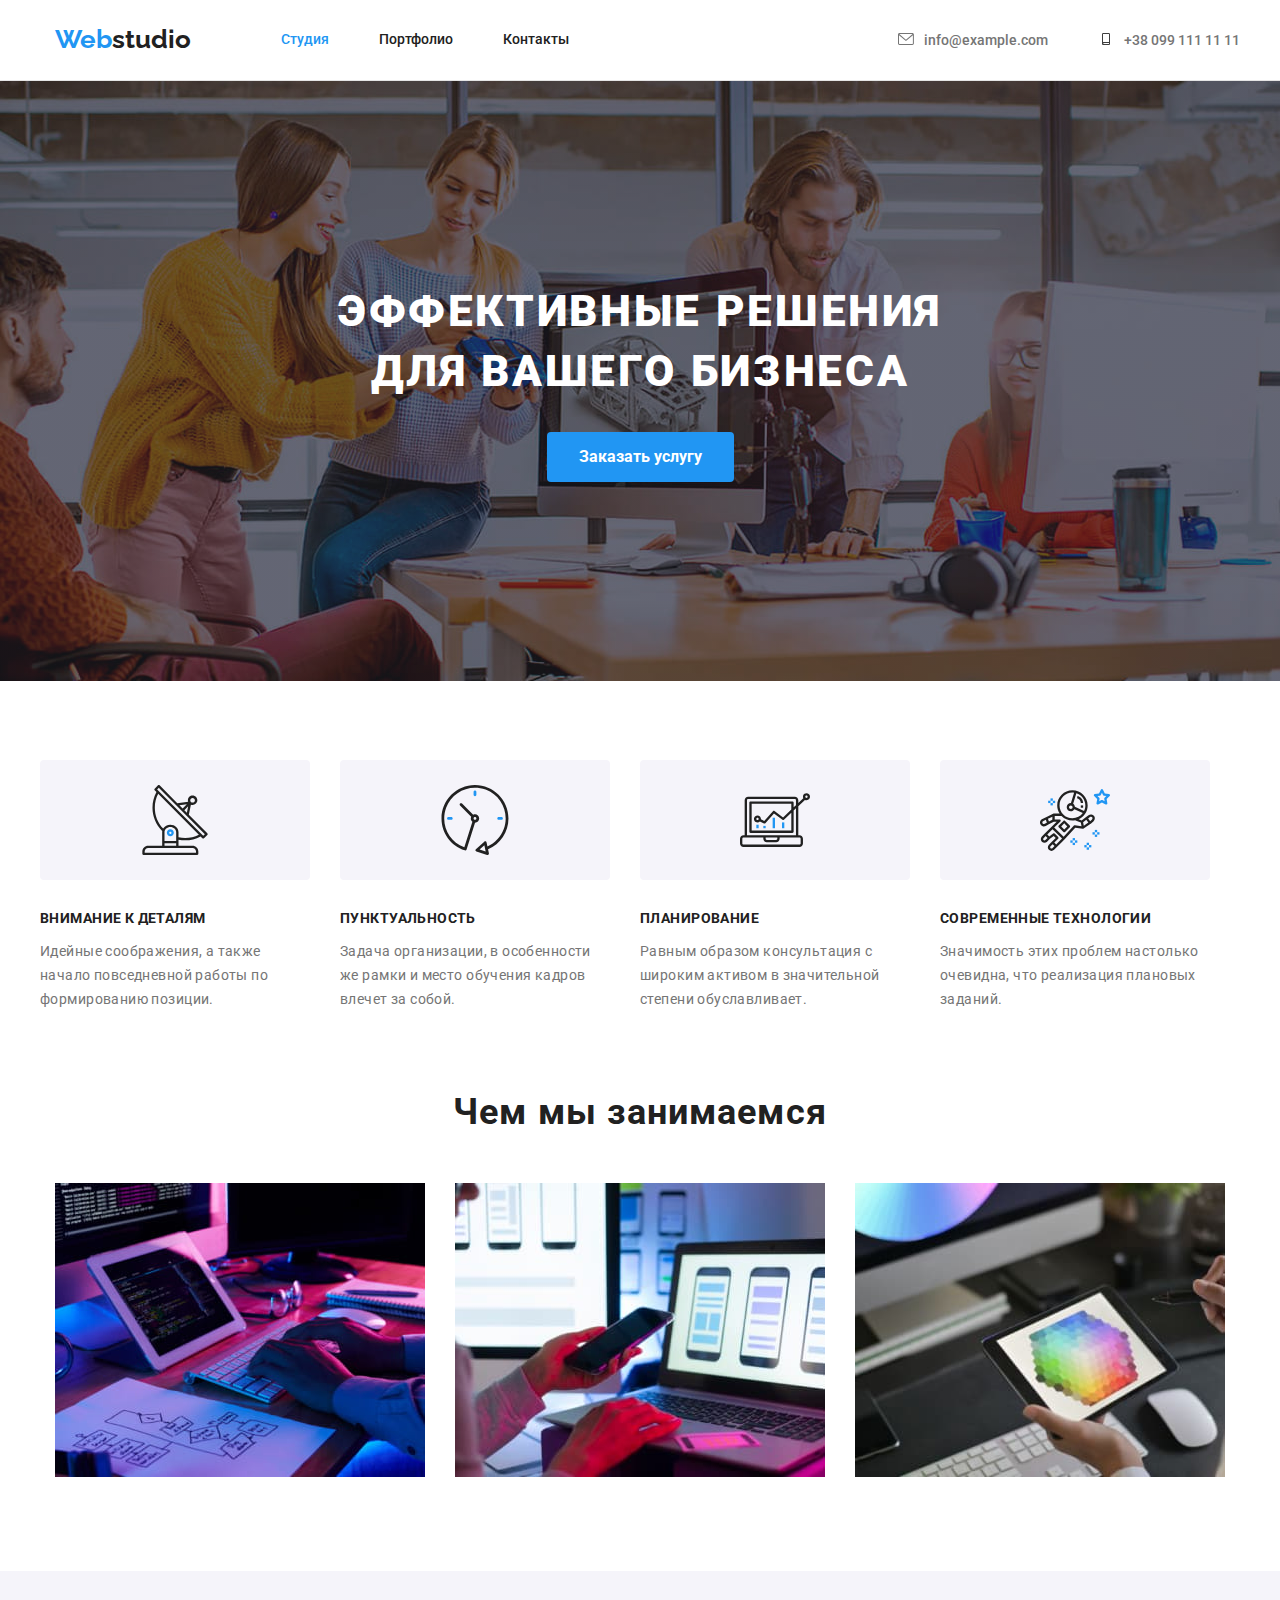
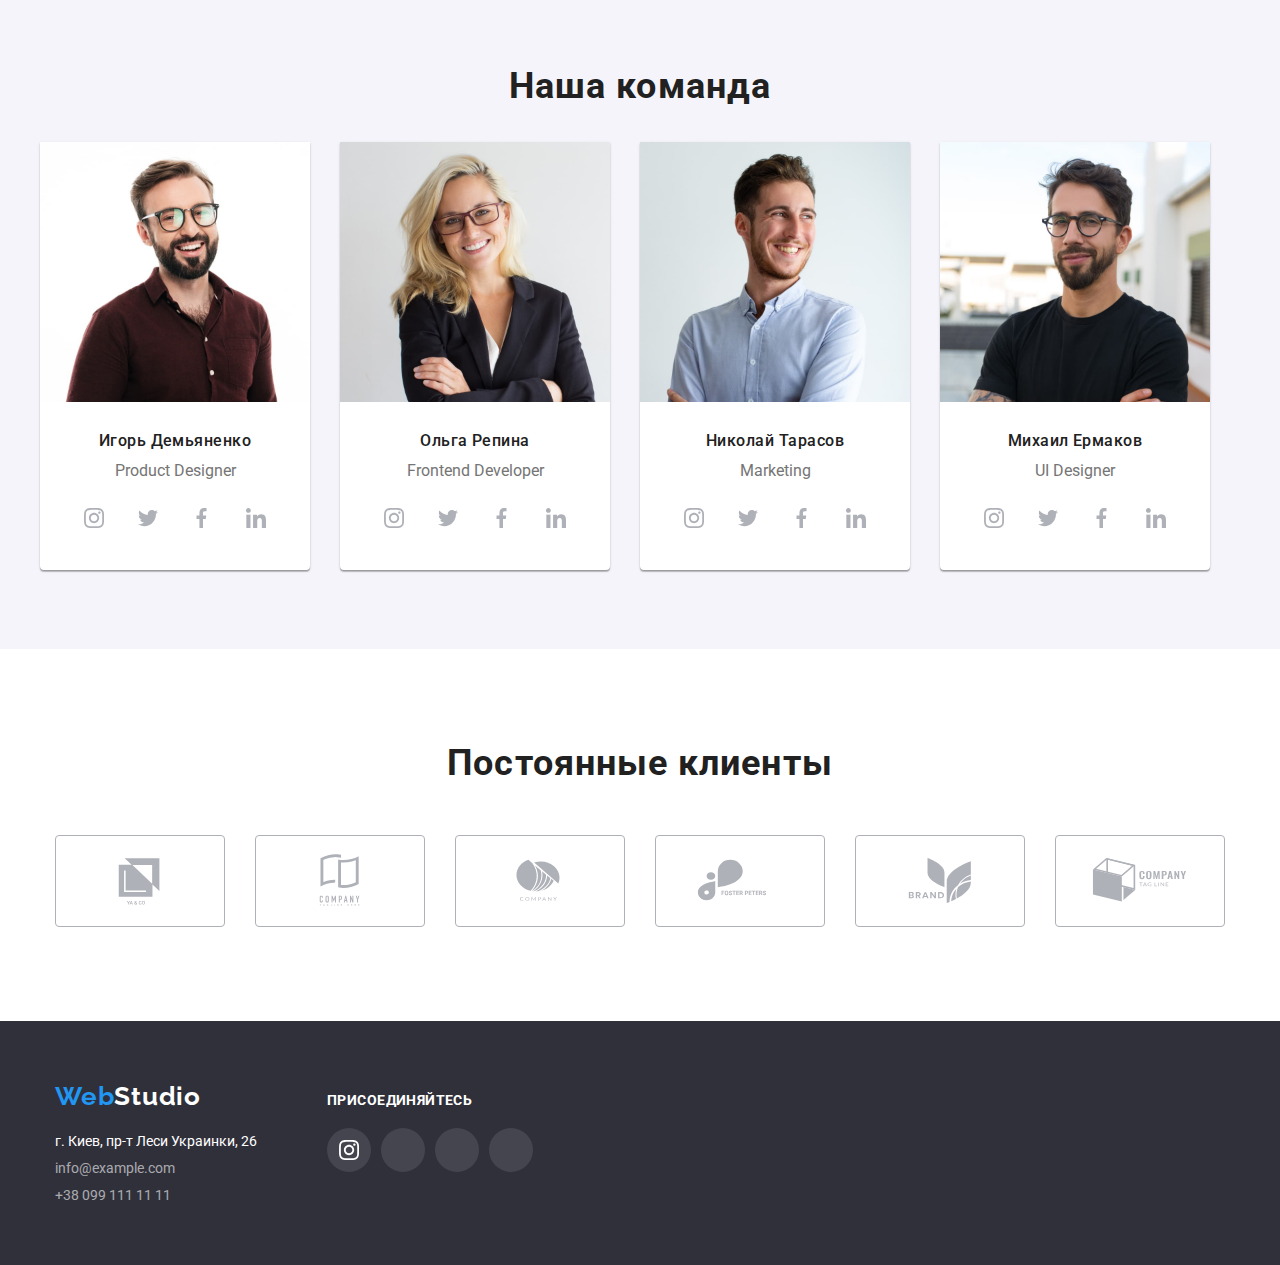
<file: index.html>
<!DOCTYPE html>
<html lang="ru">
<head>
    <meta charset="UTF-8">
    <meta http-equiv="X-UA-Compatible" content="IE=edge">
    <meta name="viewport" content="width=device-width, initial-scale=1.0">
    <title>WebStudio</title>
    <!--Fonts-->
    <link rel="preconnect" href="https://fonts.googleapis.com">
    <link rel="preconnect" href="https://fonts.gstatic.com" crossorigin>
    <link
        href="https://fonts.googleapis.com/css2?family=Oleo+Script:wght@400;700&family=Raleway:wght@700&family=Roboto:wght@400;500;700;900&display=swap"
        rel="stylesheet">
    <link rel="stylesheet" href="https://cdn.jsdelivr.net/npm/modern-normalize@1.1.0/modern-normalize.min.css" />
    <link rel="stylesheet" href="./css/styles.css">
</head>
<body>
    <header class="page-header">
        <div class="container main-nav">
        <!--about-->
            <a class="logo" href="./index.html">Web<span class="logo-text">studio</span></a>
            <nav class="header-nav">
                <ul class="header-list list">
                    <li class="item"><a class="header-link current" href="./index.html">Студия</a></li>
                    <li class="item"><a class="header-link" href="./portfolio.html">Портфолио</a></li>
                    <li class="item"><a class="header-link" href="">Контакты</a></li>
                </ul>
            </nav>
                <ul class="header-list-auth list">
                    <li class="item">
                        <a class="header-list-item" href="mailto:info@example.com"><svg class="icon-envelope-hover " width="16" height="12">
                            <use href="./imiges/symbol-defs.svg#icon-envelope-hover"></use>
                        </svg>info@example.com</a> 
                    </li>
                    <li class="item">
                        <a class="header-list-item" href="tel:+380991111111">  <svg class="icon-smartphone" width="10" height="16">
                            <use href="./imiges/symbol-defs.svg#icon-smartphone"></use>
                        </svg>+38 099 111 11 11</a>
                    </li>
                </ul>
        </div>
    </header>
    <main>
<!--Block 1-->
<section class="section-about hro-section">
    <div class="container">
    <h1 class="section-title text-about">Эффективные решения для вашего бизнеса</h1>
    <button class="button-hero" type="button">Заказать услугу</button>
    </div>
</section>
<!--Block 2-->
<section class="section-descreption">
    <div class="container">
    <h2 class="visually-hidden">Наши преимущества</h2>
    <ul class="feature-list list">
        <li class="list-item">
            <div class="feature-icon-wrap">
                <svg width="70" height="70">
                    <use href="./imiges/symbol-defs.svg#icon-antenna-1-1"></use>
                </svg>
            </div>
            <h3 class="descreption">Внимание к деталям</h3>
            <p class="text-descreption">Идейные соображения, а также начало повседневной работы по формированию позиции.</p>
        </li>
        <li class="list-item">
            <div class="feature-icon-wrap">
                <svg width="70" height="70">
                    <use href="./imiges/symbol-defs.svg#icon-clock-1-1"></use>
                </svg>
            </div>
            <h3 class="descreption">Пунктуальность</h3>
            <p class="text-descreption">Задача организации, в особенности же рамки и место обучения кадров влечет за собой.</p>
        </li>
        <li class="list-item">
            <div class="feature-icon-wrap">
                <svg width="70" height="70">
                    <use href="./imiges/symbol-defs.svg#icon-diagram-1"></use>
                </svg>
            </div>
            <h3 class="descreption">Планирование</h3>
            <p class="text-descreption">Равным образом консультация с широким активом в значительной степени обуславливает.</p>
        </li>
        <li class="list-item">
            <div class="feature-icon-wrap">
                <svg width="70" height="70">
                    <use href="./imiges/symbol-defs.svg#icon-astronaut-1-1"></use>
                </svg>
            </div>
            <h3 class="descreption">Современные технологии</h3>
            <p class="text-descreption">Значимость этих проблем настолько очевидна, что реализация плановых заданий.</p>
        </li>
    </ul>
    </div>
</section>
<!--Block3-->
<section class="work work-about work-about-section">
    <div class="container">
    <h2 class="work-text container-work">Чем мы занимаемся</h2>
    <ul class="list">
        <li class="list-caption">
            <img class="caption-img" src="./imiges/block3/bild1.jpg" alt="the person typing" width="370" height="290">
        </li>
        <li class="list-caption">
            <img class="caption-img" src="./imiges/block3/bild2.jpg" alt="the person chooses layout" width="370" height="290">
        </li>
        <li class="list-caption">
            <img class="caption-img" src="./imiges/block3/bild3.jpg" alt="the person chooses color" width="370" height="290">
        </li>
    </ul>
    </div>
</section>
<!--Block 4 Team-->
<section class="team no-padding">
    <div class="container">
    <h2 class="team-title">Наша команда</h2>
    <ul class="list">
        <li class="team-worker">
            <img src="./imiges/block4/screen1.jpg" alt="photo of team person" width="270" height="260">
            <div class="team-container">
            <h3 class="team-name">Игорь Демьяненко</h3>
            <p class="position" lang="en">Product Designer</p>
            <ul class="lst lst-icon">
                <li class="icon-item icon-social">
                    <a class="linke link-icon" href="./portfolio.html">
                        <svg class="team-icon" width="20" height="20">
                            <use href="./imiges/symbol-defs.svg#icon-instagram-2"></use>
                        </svg>
                    </a>
                </li>
                <li class="icon-item icon-social">
                    <a class="linke link-icon" href="./portfolio.html">
                        <svg class="team-icon" width="20" height="20">
                            <use href="./imiges/symbol-defs.svg#icon-twitter-1-1"></use>
                        </svg>
                    </a>
                </li>
                <li class="icon-item icon-social">
                    <a class="linke link-icon" href="./portfolio.html">
                        <svg class="team-icon" width="20" height="20">
                            <use href="./imiges/symbol-defs.svg#icon-Vector-1"></use>
                        </svg>
                    </a>
                </li>
                <li class="icon-item icon-social">
                    <a class="linke link-icon" href="./portfolio.html">
                        <svg class="team-icon" width="20" height="20">
                            <use href="./imiges/symbol-defs.svg#icon-linkedin-1-1"></use>
                        </svg>
                    </a>
                </li>
            </ul>
            </div>
        </li>
        <li class="team-worker"> 
            <img src="./imiges/block4/screen2.jpg" alt="photo of team person" width="270" height="260">
            <div class="team-container">
            <h3 class="team-name">Ольга Репина</h3>
            <p class="position" lang="en">Frontend Developer</p>
            <ul class="lst lst-icon">
                <li class="icon-item icon-social">
                    <a class="linke link-icon" href="./portfolio.html">
                        <svg class="team-icon" width="20" height="20">
                            <use href="./imiges/symbol-defs.svg#icon-instagram-2"></use>
                        </svg>
                    </a>
                </li>
                <li class="icon-item icon-social">
                    <a class="linke link-icon" href="./portfolio.html">
                        <svg class="team-icon" width="20" height="20">
                            <use href="./imiges/symbol-defs.svg#icon-twitter-1-1"></use>
                        </svg>
                    </a>
                </li>
                <li class="icon-item icon-social">
                    <a class="linke link-icon" href="./portfolio.html">
                        <svg class="team-icon" width="20" height="20">
                            <use href="./imiges/symbol-defs.svg#icon-Vector-1"></use>
                        </svg>
                    </a>
                </li>
                <li class="icon-item icon-social">
                    <a class="linke link-icon" href="./portfolio.html">
                        <svg class="team-icon" width="20" height="20">
                            <use href="./imiges/symbol-defs.svg#icon-linkedin-1-1"></use>
                        </svg>
                    </a>
                </li>
            </ul>
            </div>
        </li>
        <li class="team-worker">
            <img src="./imiges/block4/screen3.jpg" alt="photo of team person" width="270" height="260">
            <div class="team-container">
            <h3 class="team-name">Николай Тарасов</h3>
            <p class="position" lang="en">Marketing</p>
            <ul class="lst lst-icon">
                <li class="icon-item icon-social">
                    <a class="linke link-icon" href="./portfolio.html">
                        <svg class="team-icon" width="20" height="20">
                            <use href="./imiges/symbol-defs.svg#icon-instagram-2"></use>
                        </svg>
                    </a>
                </li>
                <li class="icon-item icon-social">
                    <a class="linke link-icon" href="./portfolio.html">
                        <svg class="team-icon" width="20" height="20">
                            <use href="./imiges/symbol-defs.svg#icon-twitter-1-1"></use>
                        </svg>
                    </a>
                </li>
                <li class="icon-item icon-social">
                    <a class="linke link-icon" href="./portfolio.html">
                        <svg class="team-icon" width="20" height="20">
                            <use href="./imiges/symbol-defs.svg#icon-Vector-1"></use>
                        </svg>
                    </a>
                </li>
                <li class="icon-item icon-social">
                    <a class="linke link-icon" href="./portfolio.html">
                        <svg class="team-icon" width="20" height="20">
                            <use href="./imiges/symbol-defs.svg#icon-linkedin-1-1"></use>
                        </svg>
                    </a>
                </li>
            </ul>
            </div>
        </li>
        <li class="team-worker">
            <img src="./imiges/block4/screen4.jpg" alt="photo of team person" width="270" height="260">
            <div class="team-container">
            <h3 class="team-name">Михаил Ермаков</h3>
            <p class="position" lang="en">UI Designer</p>
            <ul class="lst lst-icon">
                <li class="icon-item icon-social">
                    <a class="linke link-icon" href="./portfolio.html">
                        <svg class="team-icon" width="20" height="20">
                            <use href="./imiges/symbol-defs.svg#icon-instagram-2"></use>
                        </svg>
                    </a>
                </li>
                <li class="icon-item icon-social">
                    <a class="linke link-icon" href="./portfolio.html">
                        <svg class="team-icon" width="20" height="20">
                            <use href="./imiges/symbol-defs.svg#icon-twitter-1-1"></use>
                        </svg>
                    </a>
                </li>
                <li class="icon-item icon-social">
                    <a class="linke link-icon" href="./portfolio.html">
                        <svg class="team-icon" width="20" height="20">
                            <use href="./imiges/symbol-defs.svg#icon-Vector-1"></use>
                        </svg>
                    </a>
                </li>
                <li class="icon-item icon-social">
                    <a class="linke link-icon" href="./portfolio.html">
                        <svg class="team-icon" width="20" height="20">
                            <use href="./imiges/symbol-defs.svg#icon-linkedin-1-1"></use>
                        </svg>
                    </a>
                </li>
            </ul>
            </div>
        </li>
    </ul>
    </div>
</section>
<!--clients-->
<section class="section">
    <div class="container">
        <h2 class="titles titles-client">Постоянные клиенты</h2>
        <ul class="listes listes-client set-card">
            <li class="item-client set-item">
                <a class="links link-client" href="">
                    <svg class="icon-clienet company-one" width="106" height="60">
                        <use href="./imiges/symbol-defs.svg#icon-Logo"></use>
                    </svg>
                </a>
            </li>
            <li class="item-client set-item">
                <a class="links link-client" href="">
                    <svg class="icon-clienet company-two">
                        <use href="./imiges/symbol-defs.svg#icon-Logo-1"></use>
                    </svg>
                </a>
            </li>
            <li class="item-client set-item">
                <a class="links link-client" href="">
                    <svg class="icon-clienet company-thri">
                        <use href="./imiges/symbol-defs.svg#icon-Logo-2"></use>
                    </svg>
                </a>
            </li>
            <li class="item-client set-item">
                <a class="links link-client" href="">
                    <svg class="icon-clienet company-four">
                        <use href="./imiges/symbol-defs.svg#icon-Logo-3"></use>
                    </svg>
                </a>
            </li>
            <li class="item-client set-item">
                <a class="links link-client" href="">
                    <svg class="icon-clienet company-five">
                        <use href="./imiges/symbol-defs.svg#icon-Logo-4"></use>
                    </svg>
                </a>
            </li>
            <li class="item-client set-item">
                <a class="links link-client" href="">
                    <svg class="icon-clienet company-two">
                        <use href="./imiges/symbol-defs.svg#icon-Logo-5"></use>
                    </svg>
                </a>
            </li>
        </ul>
    </div>
</section>
    </main> 
    <!--Block 5 Address-->
    <footer class="footer">
            <div class="container footer-container">
                <div>
                <a class="logo" href="./index.html">Web<span class="footer-logo-text">Studio</span></a>
                <address class="address">
                    <ul class="list-footer list-list">
                        <li class="item">
                            <a class="list-adress item-map" href="https://goo.gl/maps/WNtPrvYmRMJwgZ4R8" target="_blank"
                                rel="noopener noreferrer">г. Киев, пр-т Леси Украинки, 26</a>
                        </li>
                        <li class="item">
                            <a class="list-mail" href="mailto:info@example.com">info@example.com</a>
                        </li>
                        <li class="item">
                            <a class="list-phone" href="tel:+380991111111">+38 099 111 11 11</a>
                        </li>
                    </ul>
                </address>
                </div>
                <div class="container-social">
                    <h2 class="title-social">присоединяйтесь</h2>
                    <ul class="listes list-social">
                        <li class="item-social icon-social">
                            <a class="footer-link" href="">
                                <svg class="footer-icon">
                                    <use href="./imiges/symbol-defs.svg#icon-instagram-2"></use>
                                </svg>
                            </a>
                        </li>
                        <li class="item-social icon-social">
                            <a class="link" href="">
                                <svg class="footer-icon">
                                    <use href="./imiges/icons/symbol-defs.svg#twitter"></use>
                                </svg>
                            </a>
                        </li>
                        <li class="item-social icon-social">
                            <a class="link" href="">
                                <svg class="footer-icon">
                                    <use href="./imiges/icons/symbol-defs.svg#facebook"></use>
                                </svg>
                            </a>
                        </li>
                        <li class="item-social icon-social">
                            <a class="link" href="">
                                <svg class="footer-icon">
                                    <use href="./imiges/icons/symbol-defs.svg#lindenin"></use>
                                </svg>
                            </a>
                        </li>
                    </ul>
                </div>
            </div>
    </footer>
    </body>
</html>
</file>
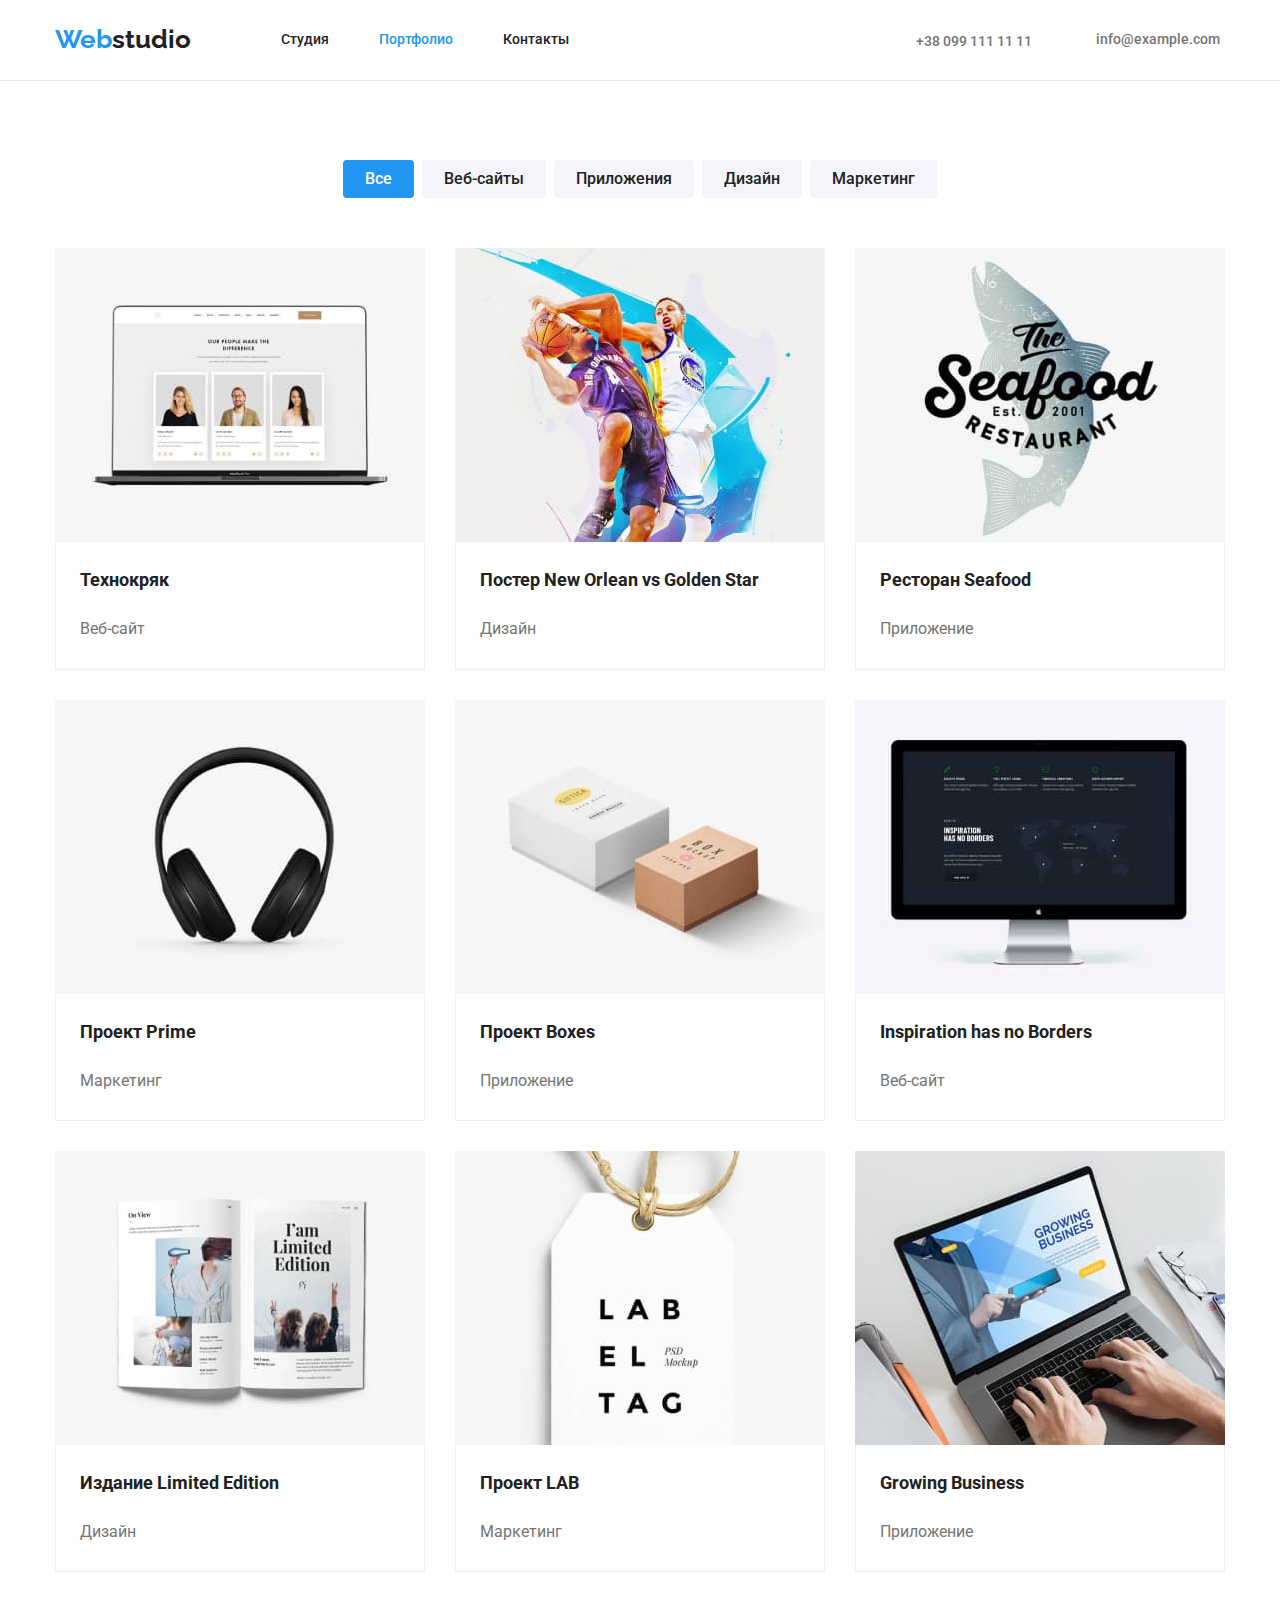
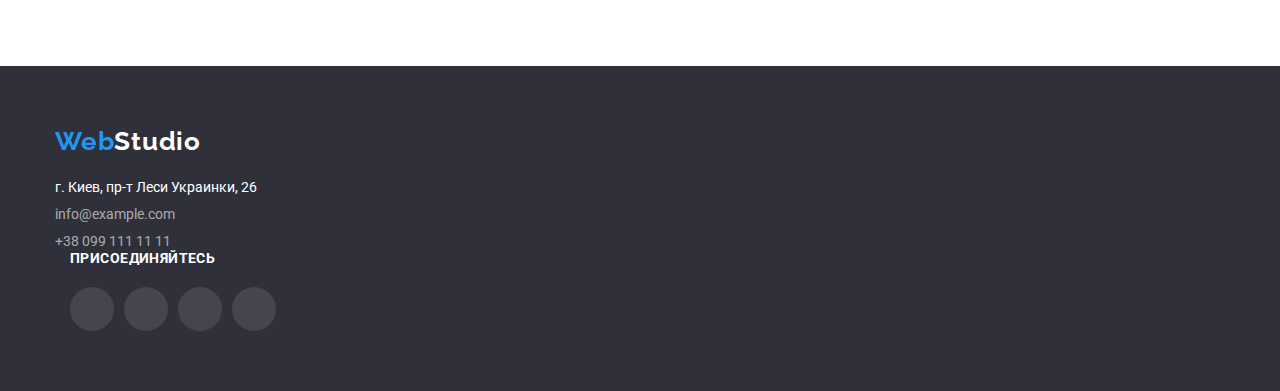
<file: portfolio.html>
<!DOCTYPE html>
<html lang="ru">
<head>
    <meta charset="UTF-8">
    <meta http-equiv="X-UA-Compatible" content="IE=edge">
    <meta name="viewport" content="width=device-width, initial-scale=1.0">
    <title>Portfolio</title>
    <link rel="preconnect" href="https://fonts.googleapis.com">
    <link rel="preconnect" href="https://fonts.gstatic.com" crossorigin>
    <link 
        href="https://fonts.googleapis.com/css2?family=Oleo+Script:wght@400;700&family=Raleway:wght@700&family=Roboto:wght@400;500;700;900&display=swap"
        rel="stylesheet">
    <link rel="stylesheet" href="https://cdn.jsdelivr.net/npm/modern-normalize@1.1.0/modern-normalize.min.css" />
    <link rel="stylesheet" href="./css/styles.css">
</head>
<body>
    <header class="page-header">
        <div class="container main-nav">
            <!--about-->
            <a class="logo" href="./index.html">Web<span class="logo-text">studio</span></a>
            <nav class="header-nav">
                <ul class="header-list list">
                    <li class="item"><a class="header-link" href="./index.html">Студия</a></li>
                    <li class="item"><a class="header-link current" href="./portfolio.html">Портфолио</a></li>
                    <li class="item"><a class="header-link" href="">Контакты</a></li>
                </ul>
            </nav>
            <ul class="header-list-auth list">
                <li class="item">
                    <a class="header-list-item" href="tel:+380991111111">+38 099 111 11 11</a>
                    <svg class="icon-phone" width="10" height="16">
                        <use href="./imiges/icons.svg#icone-phone"></use>
                    </svg>
                </li>
                <li class="item">
                    <a class="header-list-item" href="mailto:info@example.com">info@example.com</a>
                    <svg class="icon-mail" width="16" height="12">
                        <use href="./imiges/icons.svg#icone-mail"></use>
                    </svg>
                </li>
            </ul>
        </div>
    </header>
    <main>
        <!--Block 1 Button-->
        <section class="portfolio">
            <div class="container">
            <h1 class="visually-hidden">Наши работы</h1>
            <ul class="filter list">
                <li>
                    <button class="button-nav" type="button">Все</button>
                </li>
                <li>
                    <button class="btn" type="button">Веб-сайты</button>
                <li>
                    <button class="btn" type="button">Приложения</button>
                </li>
                <li>
                    <button class="btn" type="button">Дизайн</button>
                </li>
                <li>
                    <button class="btn" type="button">Маркетинг</button>
                </li>
            </ul>
            </div>
            <div class="container">
            <ul class="link list">
                <li class="item-link">
                    <a href="">
                        <img src="./imiges/block-portfolio/blockportfolio1.jpg" alt="employee image" width="370" height="290">
                        <div class="list-direction">
                        <h2 class="direction">Технокряк</h2>
                        <p class="description">Веб-сайт</p>
                        </div>
                    </a>
                <li class="item-link">
                    <a href="">
                        <img src="./imiges/block-portfolio/blockportfolio4.jpg" alt="play baskedball" width="370" height="290">
                        <div class="list-direction">
                        <h2 class="direction">Постер<span lang="en"> New Orlean vs Golden Star</span></h2>
                        <p class="description">Дизайн</p>
                        </div>
                    </a>
                </li>
                <li class="item-link">
                    <a href="">
                        <img src="./imiges/block-portfolio/blockportfolio5.jpg" alt="seafood restaurant" width="370" height="290">
                        <div class="list-direction">
                        <h2 class="direction">Ресторан<span lang="en"> Seafood</span></h2>
                        <p class="description">Приложение</p>
                        </div>
                    </a>
                </li>
                <li class="item-link">
                    <a href="">
                        <img src="./imiges/block-portfolio/blockportfolio2.jpg" alt="headphone image" width="370" height="290">
                        <div class="list-direction">
                        <h2 class="direction">Проект<span lang="en"> Prime</span></h2>
                        <p class="description">Маркетинг</p>
                        </div>
                    </a>
                </li>
                <li class="item-link">
                    <a href="">
                        <img src="./imiges/block-portfolio/blockportfolio6.jpg" alt="boxes image" width="370" height="290">
                        <div class="list-direction">
                        <h2 class="direction" >Проект<span lang="en"> Boxes</span></h2>
                        <p class="description">Приложение</p>
                        </div>
                    </a>
                </li>
                <li class="item-link">
                    <a href="">
                        <img src="./imiges/block-portfolio/blockportfolio7.jpg" alt="monitor image" width="370" height="290">
                        <div class="list-direction">
                        <h2 class="direction" lang="en">Inspiration has no Borders</h2>
                        <p class="description">Веб-сайт</p>
                        </div>
                    </a>
                </li>
                <li class="item-link">
                    <a href="">
                        <img src="./imiges/block-portfolio/blockportfolio3.jpg" alt="magasine image" width="370" height="290">
                        <div class="list-direction">
                        <h2 class="direction">Издание<span lang="en"> Limited Edition</span></h2>
                        <p class="description">Дизайн</p>
                        </div>
                    </a>
                </li>
                <li class="item-link">
                    <a href="">
                        <img src="./imiges/block-portfolio/blockportfolio8.jpg" alt="project name" width="370" height="290">
                        <div class="list-direction">
                        <h2 class="direction">Проект<span lang="en"> LAB</span></h2>
                        <p class="description">Маркетинг</p>
                        </div>
                    </a>
                </li>
                <li class="item-link">
                    <a href="">
                        <img src="./imiges/block-portfolio/blockportfolio9.jpg" alt="typing on notebook" width="370" height="290">
                        <div class="list-direction">
                        <h2 class="direction" lang="en">Growing Business</h2>
                        <p class="description">Приложение</p>
                        </div>
                    </a>
                </li>
            </ul>
            </div>
        </section>
    </main>
<footer class="footer">
    <section>
        <div class="container">
            <h2 class="visually-hidden">Контакты</h2>
            <a class="logo" href="./index.html">Web<span class="footer-logo-text">Studio</span></a>
            <address class="address">
                <ul class="list-footer list-list">
                    <li class="item">
                        <a class="list-adress item-map" href="https://goo.gl/maps/WNtPrvYmRMJwgZ4R8" target="_blank"
                            rel="noopener noreferrer">г. Киев, пр-т Леси Украинки, 26</a>
                    </li>
                    <li class="item">
                        <a class="list-mail" href="mailto:info@example.com">info@example.com</a>
                    </li>
                    <li class="item">
                        <a class="list-phone" href="tel:+380991111111">+38 099 111 11 11</a>
                    </li>
                </ul>
            </address>
        </div>
            <div class="container-social">
                <h2 class="title-social">присоединяйтесь</h2>
                <ul class="listes list-social">
                    <li class="item-social icon-social">
                        <a class="link" href="">
                            <svg class="footer-icon">
                                <use href="./imiges/icons/symbol-defs.svg#instagram"></use>
                            </svg>
                        </a>
                    </li>
                    <li class="item-social icon-social">
                        <a class="link" href="">
                            <svg class="footer-icon">
                                <use href="./imiges/icons/symbol-defs.svg#twitter"></use>
                            </svg>
                        </a>
                    </li>
                    <li class="item-social icon-social">
                        <a class="link" href="">
                            <svg class="footer-icon">
                                <use href="./imiges/icons/symbol-defs.svg#facebook"></use>
                            </svg>
                        </a>
                    </li>
                    <li class="item-social icon-social">
                        <a class="link" href="">
                            <svg class="footer-icon">
                                <use href="./imiges/icons/symbol-defs.svg#lindenin"></use>
                            </svg>
                        </a>
                    </li>
                </ul>
            </div>
    </section>
</footer>
</body>
</html>
</file>
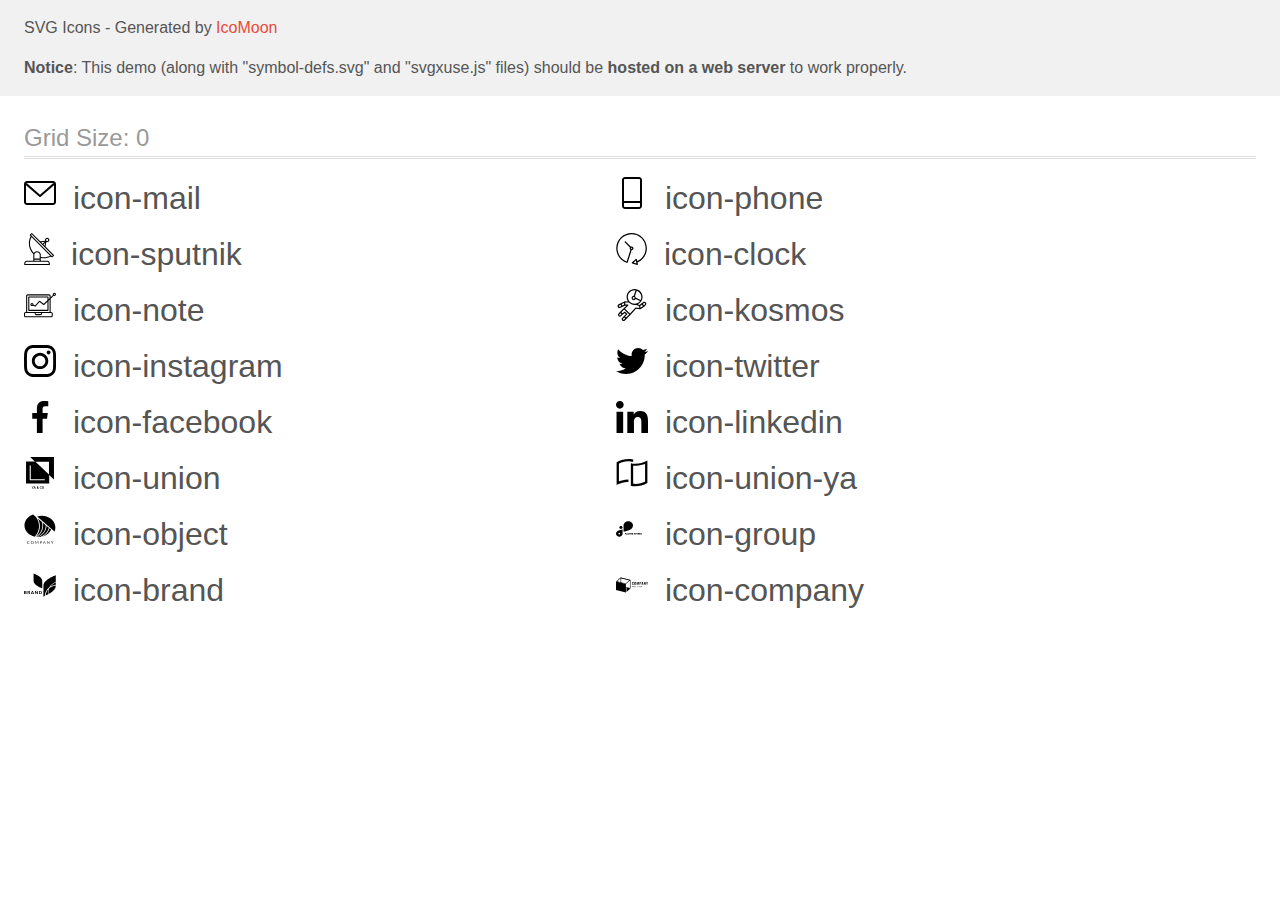
<file: imiges/icons/demo-external-svg.html>
<!doctype html>
<html>
<head>
    <title>IcoMoon - SVG Icons</title>
    <meta charset="utf-8">
    <meta name="viewport" content="width=device-width, initial-scale=1">
    <link rel="stylesheet" href="demo-files/demo.css">
    <link rel="stylesheet" href="style.css">
</head>
<body>
<header class="bgc1 clearfix">
<div class="mhl">
    <p>SVG Icons - Generated by <a href="https://icomoon.io/app">IcoMoon</a></p><p><strong>Notice</strong>: This demo (along with "symbol-defs.svg" and "svgxuse.js" files) should be <b>hosted on a web server</b> to work properly.</p>
</div>
</header>
    <div class="clearfix mhl ptl">
        <h1 class="mvm mtn fgc1">Grid Size: 0</h1>
        <div class="glyph fs1">
            <div class="clearfix pbs">
                <svg class="icon icon-mail"><use xlink:href="symbol-defs.svg#icon-mail"></use></svg><span class="name"> icon-mail</span>
            </div>
        </div>
        <div class="glyph fs1">
            <div class="clearfix pbs">
                <svg class="icon icon-phone"><use xlink:href="symbol-defs.svg#icon-phone"></use></svg><span class="name"> icon-phone</span>
            </div>
        </div>
        <div class="glyph fs1">
            <div class="clearfix pbs">
                <svg class="icon icon-sputnik"><use xlink:href="symbol-defs.svg#icon-sputnik"></use></svg><span class="name"> icon-sputnik</span>
            </div>
        </div>
        <div class="glyph fs1">
            <div class="clearfix pbs">
                <svg class="icon icon-clock"><use xlink:href="symbol-defs.svg#icon-clock"></use></svg><span class="name"> icon-clock</span>
            </div>
        </div>
        <div class="glyph fs1">
            <div class="clearfix pbs">
                <svg class="icon icon-note"><use xlink:href="symbol-defs.svg#icon-note"></use></svg><span class="name"> icon-note</span>
            </div>
        </div>
        <div class="glyph fs1">
            <div class="clearfix pbs">
                <svg class="icon icon-kosmos"><use xlink:href="symbol-defs.svg#icon-kosmos"></use></svg><span class="name"> icon-kosmos</span>
            </div>
        </div>
        <div class="glyph fs1">
            <div class="clearfix pbs">
                <svg class="icon icon-instagram"><use xlink:href="symbol-defs.svg#icon-instagram"></use></svg><span class="name"> icon-instagram</span>
            </div>
        </div>
        <div class="glyph fs1">
            <div class="clearfix pbs">
                <svg class="icon icon-twitter"><use xlink:href="symbol-defs.svg#icon-twitter"></use></svg><span class="name"> icon-twitter</span>
            </div>
        </div>
        <div class="glyph fs1">
            <div class="clearfix pbs">
                <svg class="icon icon-facebook"><use xlink:href="symbol-defs.svg#icon-facebook"></use></svg><span class="name"> icon-facebook</span>
            </div>
        </div>
        <div class="glyph fs1">
            <div class="clearfix pbs">
                <svg class="icon icon-linkedin"><use xlink:href="symbol-defs.svg#icon-linkedin"></use></svg><span class="name"> icon-linkedin</span>
            </div>
        </div>
        <div class="glyph fs1">
            <div class="clearfix pbs">
                <svg class="icon icon-union"><use xlink:href="symbol-defs.svg#icon-union"></use></svg><span class="name"> icon-union</span>
            </div>
        </div>
        <div class="glyph fs1">
            <div class="clearfix pbs">
                <svg class="icon icon-union-ya"><use xlink:href="symbol-defs.svg#icon-union-ya"></use></svg><span class="name"> icon-union-ya</span>
            </div>
        </div>
        <div class="glyph fs1">
            <div class="clearfix pbs">
                <svg class="icon icon-object"><use xlink:href="symbol-defs.svg#icon-object"></use></svg><span class="name"> icon-object</span>
            </div>
        </div>
        <div class="glyph fs1">
            <div class="clearfix pbs">
                <svg class="icon icon-group"><use xlink:href="symbol-defs.svg#icon-group"></use></svg><span class="name"> icon-group</span>
            </div>
        </div>
        <div class="glyph fs1">
            <div class="clearfix pbs">
                <svg class="icon icon-brand"><use xlink:href="symbol-defs.svg#icon-brand"></use></svg><span class="name"> icon-brand</span>
            </div>
        </div>
        <div class="glyph fs1">
            <div class="clearfix pbs">
                <svg class="icon icon-company"><use xlink:href="symbol-defs.svg#icon-company"></use></svg><span class="name"> icon-company</span>
            </div>
        </div>
  </div>
<script defer src="svgxuse.js"></script>
</body>
</html>
</file>
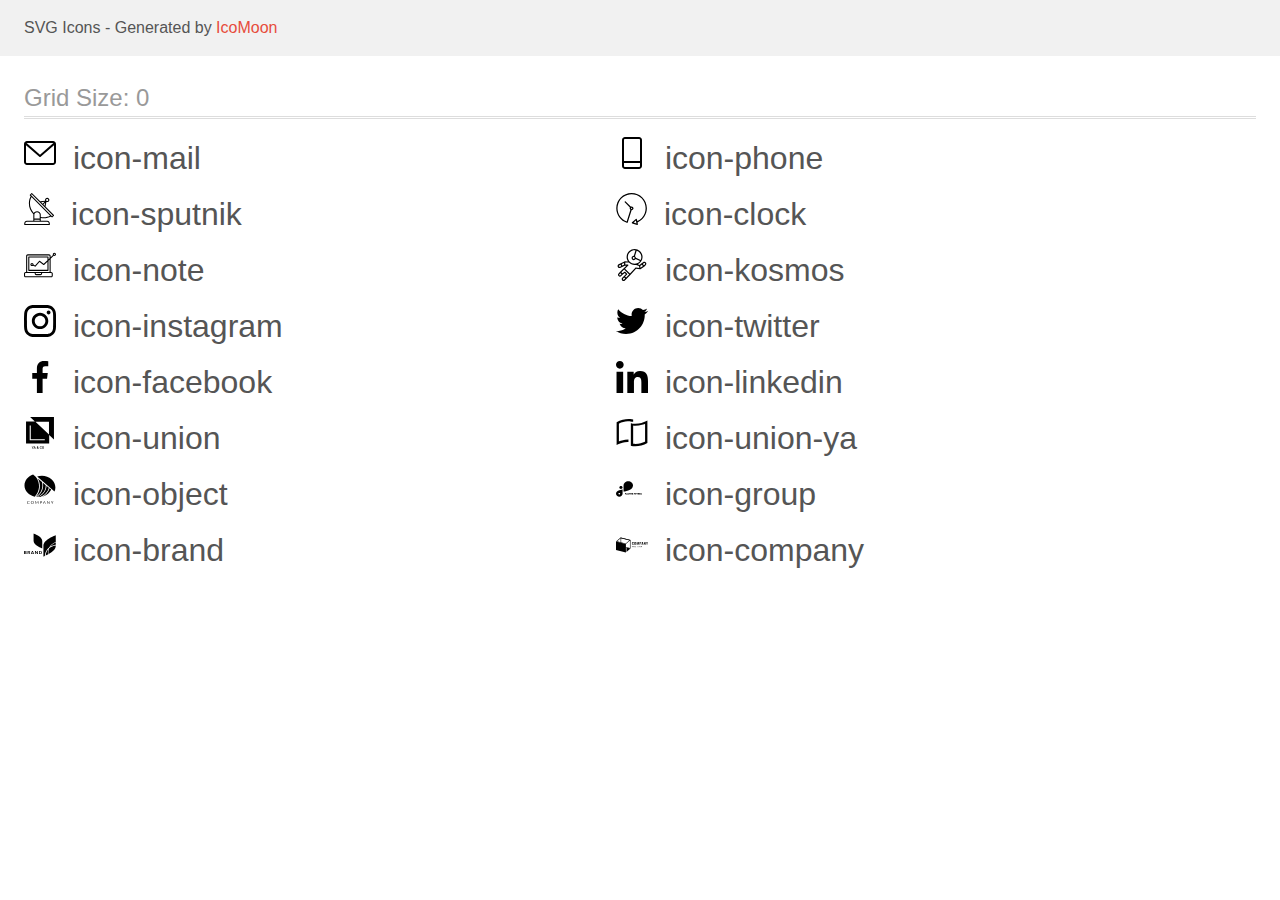
<file: imiges/icons/demo.html>
<!doctype html>
<html>
<head>
    <title>IcoMoon - SVG Icons</title>
    <meta charset="utf-8">
    <meta name="viewport" content="width=device-width, initial-scale=1">
    <link rel="stylesheet" href="demo-files/demo.css">
    <link rel="stylesheet" href="style.css">
</head>
<body>
<svg aria-hidden="true" style="position: absolute; width: 0; height: 0; overflow: hidden;" version="1.1" xmlns="http://www.w3.org/2000/svg" xmlns:xlink="http://www.w3.org/1999/xlink">
<defs>
<symbol id="icon-mail" viewBox="0 0 32 32">
<path d="M29 4h-26c-1.654 0-3 1.346-3 3v18c0 1.654 1.346 3 3 3h26c1.654 0 3-1.346 3-3v-18c0-1.654-1.346-3-3-3zM29 6c0.136 0 0.266 0.028 0.384 0.078l-13.384 11.6-13.384-11.6c0.113-0.049 0.245-0.078 0.384-0.078h26zM29 26h-26c-0.552 0-1-0.448-1-1v0-16.81l13.344 11.566c0.175 0.152 0.404 0.245 0.656 0.245s0.481-0.093 0.657-0.246l-0.001 0.001 13.344-11.566v16.81c0 0.552-0.448 1-1 1v0z"></path>
</symbol>
<symbol id="icon-phone" viewBox="0 0 32 32">
<path d="M23 0h-14c-1.654 0-3 1.346-3 3v26c0 1.654 1.346 3 3 3h14c1.654 0 3-1.346 3-3v-26c0-1.654-1.346-3-3-3zM9 2h14c0.552 0 1 0.448 1 1v0 21h-16v-21c0-0.552 0.448-1 1-1v0zM23 30h-14c-0.552 0-1-0.448-1-1v0-3h16v3c0 0.552-0.448 1-1 1v0z"></path>
</symbol>
<symbol id="icon-sputnik" viewBox="0 0 30 32">
<path d="M29.859 22.098l-8.443-8.505 0.937-4.616c0.225 0.090 0.485 0.144 0.758 0.146h0.007c0.008 0 0.017 0 0.026 0 1.192 0 2.159-0.967 2.159-2.159s-0.967-2.159-2.159-2.159c-1.192 0-2.159 0.967-2.159 2.159 0 0.259 0.046 0.508 0.13 0.739l-0.005-0.015-4.96 0.606-8.091-8.133c-0.096-0.098-0.229-0.159-0.376-0.16h-0c-0.14 0.001-0.274 0.057-0.373 0.155l-1.512 1.504c-0.096 0.097-0.156 0.23-0.156 0.377s0.060 0.281 0.156 0.377v0l0.814 0.825c-1.143 2.062-1.816 4.522-1.816 7.139 0 4.106 1.656 7.824 4.336 10.525l-0.001-0.001c0.043 0.041 0.092 0.074 0.146 0.097-0.032 0.164-0.051 0.353-0.052 0.546v6.188h-6.4c-1.472 0.001-2.666 1.194-2.667 2.666v1.067c0 0.295 0.239 0.534 0.534 0.534h24.534c0.294 0 0.533-0.239 0.533-0.534v-1.067c-0.002-1.472-1.195-2.665-2.666-2.666h-6.4v-2.742c1.003 0.21 2.024 0.317 3.049 0.32 2.58-0.003 5.005-0.663 7.117-1.822l-0.077 0.039 0.818 0.823c0.099 0.101 0.235 0.159 0.376 0.16 0.14-0.001 0.274-0.057 0.373-0.155l1.512-1.504c0.096-0.097 0.156-0.23 0.156-0.377s-0.060-0.281-0.156-0.377v0zM22.366 6.233c0.193-0.192 0.459-0.31 0.752-0.31 0.589 0 1.067 0.478 1.067 1.066s-0.477 1.066-1.067 1.066c-0 0-0 0-0 0h-0.004c-0.587-0.003-1.061-0.479-1.061-1.066 0-0.295 0.12-0.563 0.314-0.756l0-0h-0.002zM21.11 9.737l-0.598 2.946-1.175-1.183 1.774-1.763zM20.504 8.835l-1.92 1.909-1.486-1.493 3.406-0.416zM23.090 28.8c0.884 0 1.6 0.716 1.6 1.6v0 0.534h-23.466v-0.534c0-0.884 0.716-1.6 1.6-1.6v0h20.267zM15.623 26.666v1.067h-5.334v-1.067h5.334zM10.29 25.6v-4.053c0-1.294 1.196-2.346 2.666-2.346s2.667 1.053 2.667 2.346v4.053h-5.333zM16.69 23.904v-2.357c0-1.882-1.675-3.413-3.733-3.413-0.017-0-0.038-0-0.058-0-1.353 0-2.54 0.707-3.213 1.771l-0.009 0.016c-2.36-2.482-3.812-5.846-3.812-9.55 0-2.314 0.567-4.496 1.569-6.414l-0.036 0.077 18.602 18.709c-1.823 0.947-3.979 1.502-6.266 1.502-1.079 0-2.128-0.124-3.136-0.357l0.093 0.018zM27.979 23.22l-21.057-21.181 0.754-0.752 7.935 7.98c0.004 0 0.006 0.007 0.010 0.010l13.115 13.191-0.757 0.752z"></path>
</symbol>
<symbol id="icon-clock" viewBox="0 0 31 32">
<path d="M30.839 15.301c-0.001-8.452-6.855-15.303-15.308-15.301s-15.303 6.855-15.301 15.308c0.002 6.788 4.422 12.543 10.541 14.545l0.108 0.031c0.061 0.019 0.123 0.029 0.187 0.029 0.12 0 0.238-0.032 0.342-0.094 0.135-0.080 0.236-0.207 0.283-0.357l3.865-12.25c1.054-0.004 1.906-0.859 1.906-1.913 0-1.056-0.856-1.913-1.913-1.913-0.303 0-0.59 0.071-0.845 0.196l0.011-0.005-5.106-5.107c-0.114-0.11-0.271-0.179-0.443-0.179-0.352 0-0.638 0.286-0.638 0.638 0 0.172 0.068 0.328 0.179 0.443l-0-0 5.103 5.109c-0.121 0.241-0.191 0.525-0.191 0.825 0 0.602 0.283 1.137 0.724 1.481l0.004 0.003-3.683 11.673c-7.278-2.681-11.004-10.754-8.324-18.032s10.754-11.004 18.032-8.323c7.278 2.681 11.004 10.754 8.323 18.032-1.345 3.581-4.003 6.406-7.374 7.938l-0.088 0.036-0.398-1.874c-0.063-0.291-0.318-0.506-0.624-0.506-0.164 0-0.313 0.062-0.426 0.163l0.001-0.001-3.837 3.426c-0.132 0.117-0.214 0.287-0.214 0.477 0 0.283 0.185 0.524 0.441 0.606l0.005 0.001 4.899 1.563c0.058 0.020 0.126 0.031 0.196 0.031 0.352 0 0.637-0.285 0.637-0.637 0-0.047-0.005-0.093-0.015-0.138l0.001 0.004-0.391-1.839c5.528-2.374 9.328-7.772 9.328-14.057 0-0.011 0-0.023-0-0.034v0.002zM15.535 14.664c0.352 0 0.638 0.286 0.638 0.638s-0.286 0.638-0.638 0.638v0c-0.352 0-0.638-0.286-0.638-0.638s0.286-0.638 0.638-0.638v0zM17.635 29.528l2.184-1.948 0.603 2.84-2.787-0.892z"></path>
</symbol>
<symbol id="icon-note" viewBox="0 0 32 32">
<path d="M1.599 28.291h25.586c0 0 0 0 0 0 0.883 0 1.599-0.716 1.599-1.599v0-2.132c0-0.883-0.716-1.599-1.599-1.599v0h-0.533v-13.294l3.028-2.868c0.207 0.104 0.452 0.166 0.711 0.166 0.888 0 1.608-0.72 1.608-1.608s-0.72-1.608-1.608-1.608c-0.888 0-1.608 0.72-1.608 1.608 0 0.247 0.056 0.481 0.155 0.69l-0.004-0.010-2.281 2.162v-1.23c0-0.883-0.716-1.599-1.599-1.599v0h-21.323c-0.883 0-1.599 0.716-1.599 1.599v15.992h-0.533c-0.883 0-1.599 0.716-1.599 1.599v0 2.132c0 0.883 0.716 1.599 1.599 1.599v0zM30.384 4.837c0.294 0 0.533 0.239 0.533 0.533s-0.239 0.533-0.533 0.533v0c-0.294 0-0.533-0.239-0.533-0.533s0.239-0.533 0.533-0.533v0zM3.198 6.969c0-0.294 0.239-0.533 0.533-0.533h21.323c0.294 0 0.533 0.239 0.533 0.533v2.239l-1.066 1.013v-2.185c0-0.295-0.239-0.534-0.534-0.534h-19.189c-0.294 0-0.534 0.239-0.534 0.533v13.327c0 0.294 0.239 0.533 0.534 0.533h19.189c0.295 0 0.534-0.239 0.534-0.533v-9.675l1.066-1.010v12.283h-22.389v-15.99zM7.996 13.899c-0.001 0-0.003 0-0.005 0-0.883 0-1.599 0.716-1.599 1.599s0.716 1.599 1.599 1.599c0.432 0 0.824-0.172 1.112-0.45l-0 0 1.853 0.93c0.215 0.107 0.476 0.057 0.636-0.123l3.939-4.431 3.872 2.902c0.208 0.155 0.498 0.139 0.686-0.039l3.365-3.188v8.131h-18.123v-12.261h18.123v2.661l-3.771 3.572-3.904-2.927c-0.088-0.067-0.2-0.107-0.32-0.107-0.158 0-0.3 0.069-0.398 0.178l-0 0.001-3.993 4.493-1.493-0.746c0.011-0.064 0.017-0.128 0.020-0.193 0-0.883-0.716-1.599-1.599-1.599v0zM8.529 15.498c0 0.294-0.239 0.533-0.533 0.533s-0.533-0.239-0.533-0.533v0c0-0.294 0.239-0.533 0.533-0.533s0.533 0.239 0.533 0.533v0zM11.727 24.026h5.33v0.533c0 0.294-0.238 0.533-0.533 0.533h-4.265c-0.294 0-0.533-0.239-0.533-0.533v0-0.533zM1.067 24.56c0-0.294 0.238-0.533 0.533-0.533h9.062v0.533c0 0.883 0.716 1.599 1.599 1.599v0h4.265c0.883 0 1.599-0.716 1.599-1.599v0-0.533h9.062c0.294 0 0.533 0.239 0.533 0.533v2.132c0 0.294-0.239 0.533-0.533 0.533h-25.586c-0 0-0 0-0 0-0.294 0-0.533-0.239-0.533-0.533 0 0 0 0 0 0v0-2.132z"></path>
</symbol>
<symbol id="icon-kosmos" viewBox="0 0 32 32">
<path d="M29.935 13.626c-0.321-0.432-0.802-0.73-1.353-0.807l-0.011-0.001c-0.088-0.013-0.189-0.021-0.291-0.021-0.471 0-0.905 0.16-1.25 0.428l0.005-0.003-1.438 1.101-2.178 1.626-1.558-0.621c2.778-1.246 4.72-4.026 4.72-7.252 0-4.387-3.583-7.956-7.988-7.956s-7.988 3.57-7.988 7.957c0 1.59 0.476 3.069 1.285 4.313l-3.177-0.028c-0.010 0-0.018 0.005-0.027 0.005-0.065 0.003-0.126 0.016-0.182 0.038l0.004-0.001c-0.015 0.005-0.030 0.008-0.044 0.015-0.007 0.003-0.015 0.004-0.022 0.007l-3.71 1.831c-0.001 0-0.002 0-0.002 0.001l-2.172 1.044c-0.028 0.013-0.052 0.026-0.074 0.041l0.002-0.001c-0.553 0.371-0.912 0.995-0.912 1.702 0 0.341 0.083 0.662 0.231 0.944l-0.005-0.011c0.252 0.486 0.68 0.852 1.197 1.016l0.014 0.004c0.184 0.061 0.396 0.095 0.617 0.095 0.354 0 0.686-0.090 0.976-0.248l-0.011 0.005 1.593-0.847 2.598-1.342 1.557-0.009-6.245 6.214c0 0.001-0.001 0.001-0.002 0.002l-1.536 1.53c-0.348 0.343-0.563 0.82-0.563 1.347 0 0.002 0 0.004 0 0.006v-0c0.002 1.055 0.858 1.91 1.913 1.91 0.001 0 0.002 0 0.003 0h-0c0.491 0 0.98-0.186 1.354-0.557l1.508-1.502 1.998-1.491 1.033 1.029-3.559 3.544c-0.348 0.343-0.563 0.82-0.563 1.347 0 0.002 0 0.003 0 0.005v-0c0 0.51 0.199 0.991 0.563 1.353 0.346 0.344 0.823 0.557 1.35 0.557 0.001 0 0.003 0 0.004 0h-0c0.491 0 0.981-0.186 1.354-0.557l5.15-5.132c0.008-0.007 0.018-0.010 0.026-0.018l5.928-6.493 3.983 0.567c0.029 0.004 0.058 0.006 0.087 0.006 0.073 0 0.145-0.018 0.215-0.044 0.020-0.007 0.037-0.017 0.057-0.027 0.022-0.011 0.045-0.017 0.066-0.031l3.687-2.448c0.014-0.009 0.021-0.024 0.034-0.034 0.015-0.012 0.033-0.016 0.047-0.029l1.458-1.367c0.399-0.374 0.647-0.904 0.647-1.492 0-0.459-0.152-0.883-0.407-1.224l0.004 0.005zM4.018 17.769c-0.113 0.062-0.247 0.099-0.39 0.099-0.090 0-0.176-0.014-0.257-0.041l0.006 0.002c-0.338-0.107-0.578-0.418-0.578-0.784 0-0.27 0.131-0.51 0.332-0.659l0.002-0.002 1.508-0.726 0.363 1.061 0.152 0.446-1.138 0.605zM8.031 15.672l-1.777 0.918-0.293-0.857-0.211-0.616 2.326-1.148-0.046 1.703zM25.359 8.075c0 1.054-0.252 2.048-0.687 2.937l-4.798-2.18c-0.050-0.66-0.393-1.231-0.898-1.588l-0.007-0.004 1.68-5.578c2.728 0.868 4.71 3.413 4.71 6.413zM11.831 8.075c0-3.712 3.034-6.733 6.764-6.733 0.29 0 0.574 0.025 0.855 0.060l-1.644 5.454c-0.022 0-0.043-0.006-0.066-0.006-0 0-0.001 0-0.001 0-1.184 0-2.144 0.958-2.148 2.142v0c0.004 1.184 0.964 2.142 2.148 2.142 0 0 0 0 0.001 0h-0c0.797 0 1.486-0.44 1.857-1.084l4.433 2.013c-1.234 1.66-3.207 2.743-5.436 2.743-3.73 0-6.764-3.021-6.764-6.733zM18.666 8.993c0 0.506-0.415 0.918-0.925 0.918-0 0-0.001 0-0.002 0-0.508 0-0.92-0.41-0.923-0.918v-0c0-0.506 0.414-0.918 0.924-0.918s0.925 0.412 0.925 0.918zM4.402 26.233c-0.126 0.125-0.3 0.202-0.491 0.202s-0.364-0.077-0.49-0.201l0 0c-0.125-0.124-0.202-0.295-0.202-0.484s0.077-0.361 0.202-0.484l0-0 1.104-1.1 0.978 0.973-1.1 1.095zM8.090 30.517c-0.126 0.125-0.3 0.202-0.491 0.202s-0.364-0.077-0.49-0.201l0 0c-0.125-0.124-0.202-0.295-0.202-0.484s0.077-0.361 0.202-0.484l0-0 1.105-1.101 0.977 0.973-1.101 1.096zM12.085 26.537l-0.002 0.002-2.025 2.020-0.978-0.973 2.025-2.016c0.046-0.046 0.075-0.101 0.103-0.156 0.008-0.016 0.023-0.029 0.030-0.046 0.019-0.047 0.022-0.098 0.029-0.147 0.004-0.028 0.016-0.055 0.016-0.084 0-0.040-0.015-0.080-0.023-0.121-0.007-0.037-0.007-0.074-0.021-0.11-0.028-0.061-0.063-0.113-0.105-0.158l0 0c-0.012-0.014-0.016-0.030-0.028-0.044h-0.001s0-0.002-0.001-0.003l-1.844-1.836c-0.019-0.019-0.045-0.027-0.067-0.044-0.029-0.024-0.062-0.046-0.097-0.065l-0.003-0.002c-0.030-0.014-0.066-0.027-0.103-0.036l-0.004-0.001c-0.034-0.011-0.075-0.019-0.116-0.023l-0.002-0c-0.008-0-0.017-0.001-0.026-0.001-0.029 0-0.058 0.002-0.087 0.006l0.003-0c-0.041 0.005-0.079 0.011-0.119 0.024-0.039 0.012-0.073 0.031-0.108 0.051-0.023 0.013-0.049 0.017-0.070 0.033l-2.035 1.519-1.033-1.030 2.753-2.738 5.004 4.922-1.064 1.054zM19.91 18.485c-0.018-0.003-0.035 0.004-0.052 0.003-0.009-0-0.020-0.001-0.031-0.001-0.036 0-0.071 0.003-0.105 0.009l0.004-0.001c-0.080 0.013-0.151 0.040-0.214 0.080l0.002-0.001c-0.034 0.021-0.065 0.043-0.095 0.070-0.015 0.013-0.033 0.019-0.046 0.034l-5.391 5.905-4.967-4.884 3.251-3.234c0.111-0.111 0.179-0.264 0.179-0.433 0-0.338-0.274-0.613-0.613-0.613-0.001 0-0.001 0-0.002 0h0l-2.546 0.015 0.032-1.844 3.562 0.030c1.45 1.488 3.474 2.411 5.713 2.411 0.001 0 0.003 0 0.004 0h-0c0.502 0 0.991-0.052 1.468-0.141 0.046 0.037 0.091 0.073 0.148 0.097l2.766 1.102 0.175 0.87 0.205 1.016-3.446-0.491zM24.548 18.69l-0.359-1.788 1.66-1.24 1.086 1.442-2.387 1.585zM28.855 15.441l-0.961 0.901-1.069-1.418 0.954-0.731c0.178-0.137 0.403-0.193 0.623-0.164 0.221 0.031 0.418 0.147 0.551 0.326 0.101 0.135 0.162 0.304 0.162 0.489 0 0.236-0.1 0.448-0.259 0.598l-0 0z"></path>
</symbol>
<symbol id="icon-instagram" viewBox="0 0 32 32">
<path d="M31.968 9.408c-0.074-1.701-0.349-2.869-0.742-3.882-0.424-1.111-1.054-2.059-1.85-2.837l-0.001-0.001c-0.78-0.792-1.724-1.419-2.778-1.827l-0.054-0.018c-1.019-0.394-2.181-0.667-3.882-0.742-1.712-0.082-2.256-0.101-6.602-0.101-4.344 0-4.888 0.019-6.595 0.094-1.699 0.074-2.869 0.349-3.88 0.742-1.112 0.424-2.060 1.054-2.839 1.85l-0.001 0.001c-0.791 0.78-1.418 1.724-1.825 2.778l-0.018 0.054c-0.395 1.019-0.669 2.181-0.744 3.882-0.082 1.712-0.101 2.256-0.101 6.602 0 4.344 0.019 4.888 0.094 6.595 0.075 1.701 0.35 2.869 0.744 3.882 0.426 1.11 1.055 2.057 1.849 2.837l0.001 0.001c0.8 0.813 1.77 1.443 2.832 1.843 1.019 0.395 2.182 0.67 3.882 0.744 1.707 0.075 2.251 0.094 6.595 0.094 4.346 0 4.89-0.019 6.595-0.094 1.701-0.074 2.869-0.349 3.882-0.742 2.157-0.85 3.833-2.526 4.664-4.628l0.019-0.055c0.394-1.019 0.669-2.182 0.744-3.882 0.075-1.707 0.093-2.251 0.093-6.595s-0.006-4.888-0.080-6.595zM29.088 22.474c-0.070 1.563-0.333 2.406-0.55 2.97-0.552 1.399-1.64 2.486-3.004 3.024l-0.036 0.012c-0.56 0.219-1.411 0.482-2.968 0.55-1.688 0.075-2.194 0.094-6.464 0.094-4.269 0-4.782-0.019-6.464-0.094-1.563-0.069-2.406-0.331-2.97-0.55-0.721-0.269-1.334-0.676-1.836-1.192l-0.001-0.001c-0.517-0.503-0.924-1.117-1.184-1.803l-0.011-0.034c-0.218-0.563-0.48-1.413-0.549-2.97-0.075-1.688-0.094-2.195-0.094-6.464 0-4.27 0.019-4.784 0.094-6.464 0.069-1.563 0.331-2.406 0.549-2.97 0.269-0.722 0.678-1.337 1.198-1.837l0.002-0.002c0.504-0.517 1.119-0.923 1.806-1.182l0.034-0.011c0.56-0.219 1.411-0.48 2.968-0.55 1.688-0.074 2.195-0.093 6.464-0.093 4.275 0 4.782 0.019 6.464 0.093 1.563 0.069 2.406 0.331 2.97 0.55 0.693 0.256 1.325 0.662 1.837 1.194 0.531 0.52 0.938 1.144 1.195 1.84 0.218 0.56 0.48 1.411 0.549 2.968 0.075 1.688 0.094 2.194 0.094 6.464 0 4.269-0.019 4.768-0.094 6.458z"></path>
<path d="M16.059 7.782c-4.539 0.002-8.218 3.682-8.219 8.221v0c0.091 4.471 3.737 8.060 8.221 8.060s8.13-3.589 8.221-8.052l0-0.009c-0.001-4.54-3.681-8.22-8.221-8.221h-0zM16.059 21.334c-2.945-0-5.332-2.388-5.332-5.333s2.388-5.333 5.333-5.333c0 0 0.001 0 0.001 0h-0c2.946 0 5.334 2.388 5.334 5.334s-2.388 5.334-5.334 5.334v0zM26.525 7.458c0 1.060-0.86 1.92-1.92 1.92s-1.92-0.86-1.92-1.92v0c0-1.060 0.86-1.92 1.92-1.92s1.92 0.86 1.92 1.92v0z"></path>
</symbol>
<symbol id="icon-twitter" viewBox="0 0 32 32">
<path d="M32 6.078c-1.1 0.493-2.376 0.857-3.713 1.028l-0.068 0.007c1.36-0.817 2.382-2.078 2.873-3.579l0.013-0.046c-1.197 0.722-2.591 1.273-4.076 1.573l-0.084 0.014c-1.2-1.279-2.9-2.076-4.787-2.076-3.622 0-6.558 2.936-6.558 6.558 0 0.001 0 0.003 0 0.004v-0c0 0.52 0.043 1.021 0.152 1.496-5.454-0.266-10.28-2.88-13.522-6.861-0.564 0.949-0.899 2.092-0.902 3.313v0.001c0 2.272 1.171 4.286 2.914 5.451-1.091-0.030-2.107-0.325-2.994-0.823l0.033 0.017v0.072c0.003 3.165 2.236 5.807 5.213 6.44l0.043 0.008c-0.499 0.136-1.071 0.215-1.662 0.215-0.020 0-0.041-0-0.061-0l0.003 0c-0.419 0-0.843-0.024-1.242-0.112 0.85 2.598 3.261 4.509 6.13 4.57-2.215 1.746-5.045 2.8-8.122 2.8-0.004 0-0.008 0-0.013 0h0.001c-0.018 0-0.040 0-0.062 0-0.531 0-1.055-0.034-1.569-0.099l0.061 0.006c2.826 1.846 6.287 2.944 10.004 2.944 0.021 0 0.042-0 0.063-0h-0.003c12.072 0 18.672-10 18.672-18.669 0-0.288-0.010-0.57-0.024-0.848 1.299-0.936 2.39-2.064 3.258-3.355l0.030-0.047z"></path>
</symbol>
<symbol id="icon-facebook" viewBox="0 0 32 32">
<path d="M21.328 5.312h2.923v-5.088c-1.232-0.143-2.66-0.224-4.107-0.224-0.052 0-0.104 0-0.157 0l0.008-0c-4.213 0-7.099 2.65-7.099 7.52v4.48h-4.646v5.688h4.646v14.312h5.699v-14.31h4.459l0.709-5.688h-5.17v-3.922c0-1.643 0.443-2.768 2.734-2.768z"></path>
</symbol>
<symbol id="icon-linkedin" viewBox="0 0 32 32">
<path d="M31.992 32h0.008v-11.738c0-5.741-1.235-10.163-7.947-10.163-3.227 0-5.392 1.77-6.277 3.45h-0.093v-2.914h-6.365v21.363h6.627v-10.578c0-2.786 0.528-5.48 3.978-5.48 3.398 0 3.45 3.179 3.45 5.658v10.402h6.619zM0.528 10.635h6.635v21.365h-6.635v-21.365zM3.843 0c-2.123 0-3.843 1.721-3.843 3.843v0c0 2.12 1.722 3.878 3.843 3.878 2.12 0 3.842-1.757 3.842-3.878s-1.72-3.841-3.841-3.843h-0z"></path>
</symbol>
<symbol id="icon-union" viewBox="0 0 32 32">
<path d="M6.128 0l4.771 4.517-8.857-0.005v21.915h23.149v-8.379l4.766 4.512v-22.559h-23.83zM24.982 17.517l-13.528-12.807h13.528v12.807zM20.782 23.22h-15.076v-14.738h1.066v13.74h14.011v0.997zM9.266 29.345l-0.557 1.147-0.557-1.147h-0.467l0.813 1.529v0.891h0.422v-0.891l0.811-1.529h-0.465zM9.966 31.765l0.196-0.564h0.938l0.197 0.564h0.439l-0.916-2.42h-0.378l-0.914 2.42h0.437zM10.631 29.859l0.351 1.004h-0.701l0.351-1.004zM12.848 30.804c-0.057 0.085-0.091 0.19-0.091 0.303 0 0.001 0 0.003 0 0.004v-0c0 0.204 0.072 0.37 0.214 0.497s0.336 0.19 0.575 0.19c0.239 0 0.445-0.065 0.618-0.195l0.136 0.161h0.468l-0.355-0.421c0.14-0.191 0.209-0.435 0.209-0.733h-0.351c0 0.163-0.034 0.311-0.101 0.444l-0.468-0.552 0.165-0.12c0.1-0.068 0.184-0.152 0.249-0.249l0.002-0.003c0.048-0.079 0.076-0.174 0.076-0.275 0-0.001 0-0.003-0-0.004v0c0-0.003 0-0.006 0-0.009 0-0.149-0.065-0.283-0.169-0.374l-0.001-0c-0.108-0.097-0.251-0.157-0.408-0.157-0.008 0-0.017 0-0.025 0l0.001-0c-0.195 0-0.35 0.056-0.465 0.166s-0.173 0.259-0.173 0.449c0 0.078 0.018 0.157 0.054 0.241 0.038 0.083 0.104 0.184 0.197 0.302-0.179 0.129-0.3 0.24-0.36 0.334zM13.94 31.34c-0.104 0.084-0.237 0.135-0.382 0.136h-0c-0.006 0-0.013 0-0.020 0-0.104 0-0.199-0.040-0.27-0.106l0 0c-0.067-0.066-0.108-0.157-0.108-0.259 0-0.005 0-0.009 0-0.014l-0 0.001c0-0.129 0.067-0.245 0.2-0.346l0.052-0.037 0.528 0.624zM13.507 30.267c-0.114-0.141-0.172-0.257-0.172-0.351 0-0.081 0.024-0.148 0.070-0.201 0.044-0.049 0.107-0.081 0.178-0.081 0.004 0 0.007 0 0.010 0l-0.001-0c0.003-0 0.006-0 0.009-0 0.067 0 0.127 0.026 0.173 0.068l-0-0c0.048 0.045 0.072 0.099 0.072 0.161 0 0.003 0 0.006 0 0.009 0 0.090-0.040 0.171-0.103 0.226l-0 0-0.052 0.041-0.184 0.127zM17.446 31.582c0.166-0.145 0.261-0.347 0.286-0.605h-0.419c-0.022 0.173-0.075 0.296-0.158 0.37s-0.208 0.112-0.372 0.112c-0.18 0-0.318-0.069-0.412-0.206s-0.14-0.337-0.14-0.599v-0.214c0.003-0.259 0.052-0.453 0.15-0.587 0.099-0.134 0.24-0.201 0.422-0.201 0.157 0 0.276 0.039 0.357 0.116s0.133 0.202 0.153 0.376h0.419c-0.027-0.265-0.121-0.47-0.285-0.615s-0.378-0.218-0.645-0.218c-0.198 0-0.373 0.048-0.525 0.142-0.152 0.097-0.271 0.234-0.345 0.396l-0.002 0.006c-0.077 0.169-0.122 0.367-0.122 0.576 0 0.010 0 0.020 0 0.030l-0-0.001v0.226c0.003 0.223 0.045 0.418 0.125 0.587s0.193 0.298 0.339 0.39c0.148 0.091 0.318 0.136 0.511 0.136 0.276 0 0.497-0.072 0.663-0.216zM19.918 31.243c0.082-0.18 0.123-0.388 0.123-0.625v-0.134c0-0.007 0-0.016 0-0.024 0-0.216-0.047-0.421-0.131-0.605l0.004 0.009c-0.077-0.171-0.199-0.31-0.35-0.406l-0.004-0.002c-0.152-0.095-0.326-0.143-0.524-0.143s-0.372 0.048-0.525 0.144c-0.152 0.095-0.27 0.233-0.354 0.414-0.079 0.175-0.125 0.38-0.125 0.595 0 0.011 0 0.021 0 0.032l-0-0.002v0.136c0.001 0.232 0.043 0.436 0.126 0.613 0.084 0.178 0.203 0.315 0.356 0.411 0.154 0.095 0.329 0.143 0.525 0.143 0.199 0 0.374-0.048 0.526-0.143 0.152-0.097 0.27-0.234 0.352-0.413zM19.468 29.874c0.102 0.143 0.152 0.349 0.152 0.618v0.126c0 0.272-0.050 0.48-0.151 0.622-0.099 0.142-0.242 0.213-0.429 0.213-0.005 0-0.011 0-0.017 0-0.171 0-0.323-0.086-0.413-0.216l-0.001-0.002c-0.104-0.145-0.155-0.351-0.155-0.617v-0.14c0.002-0.26 0.054-0.462 0.156-0.603 0.091-0.13 0.24-0.215 0.409-0.215 0.006 0 0.012 0 0.018 0l-0.001-0c0.187 0 0.33 0.072 0.431 0.214z"></path>
</symbol>
<symbol id="icon-union-ya" viewBox="0 0 32 32">
<path d="M13.691 4.348h-0.11c-0.168-0.010-0.336-0.014-0.504-0.018h-0.364c-0.318 0-0.642 0.008-0.963 0.024-0.011-0.001-0.024-0.001-0.036-0.001s-0.025 0-0.038 0.001l0.002-0c-3.089 0.18-5.956 0.953-8.549 2.205l0.135-0.059-0.346 0.166v17.714l0.81-0.275c0.71-0.244 1.467-0.464 2.25-0.667 1.935-0.518 4.162-0.829 6.457-0.86l0.019-0v2.327c-0.29 0.002-0.57 0.010-0.852 0.024h-0.067c-1.819 0.102-3.522 0.375-5.163 0.805l0.18-0.040c-2.255 0.573-4.23 1.366-6.066 2.38l0.13-0.066v-22.718c1.793-1.066 3.867-1.934 6.064-2.497l0.165-0.036c1.759-0.473 3.779-0.749 5.863-0.757h0.347c0.409 0.010 0.808 0.029 1.182 0.057 1.078 0.078 2.076 0.243 3.041 0.492l-0.117-0.026v2.29c-0.816-0.2-1.784-0.352-2.775-0.424l-0.059-0.003-0.058-0.005c-0.198-0.017-0.395-0.034-0.579-0.034zM17.722 6.689c0.508 0.039 1.034 0.058 1.566 0.058 2.196-0.009 4.321-0.297 6.346-0.831l-0.175 0.039c2.254-0.575 4.228-1.368 6.064-2.381l-0.131 0.066v22.312c-1.793 1.065-3.867 1.933-6.064 2.497l-0.165 0.036c-1.759 0.471-3.78 0.746-5.864 0.755l-0.005 0c-0.043 0-0.093 0.001-0.144 0.001-1.53 0-3.014-0.192-4.432-0.552l0.124 0.027v-22.458c0.344 0.080 0.698 0.153 1.058 0.214 0.591 0.1 1.214 0.173 1.822 0.218zM29.078 6.862l-0.81 0.272c-0.744 0.25-1.496 0.474-2.25 0.674-2.016 0.54-4.332 0.854-6.72 0.862h-0.005c-0.528 0-1.014-0.014-1.483-0.045l-0.646-0.042v18.222l0.554 0.048c0.514 0.046 1.044 0.068 1.578 0.068 1.886-0.008 3.709-0.258 5.446-0.72l-0.15 0.034c1.587-0.403 2.965-0.913 4.271-1.546l-0.132 0.058 0.346-0.166v-17.718z"></path>
</symbol>
<symbol id="icon-object" viewBox="0 0 32 32">
<path d="M5.266 30.294c0.011 0 0.023 0.003 0.033 0.007s0.020 0.010 0.028 0.017l-0-0 0.155 0.148c-0.121 0.12-0.269 0.216-0.437 0.282-0.172 0.064-0.371 0.101-0.578 0.101-0.014 0-0.028-0-0.042-0.001l0.002 0c-0.199 0.004-0.397-0.028-0.581-0.095-0.17-0.062-0.316-0.152-0.439-0.267l0.001 0.001c-0.12-0.113-0.216-0.25-0.281-0.403l-0.003-0.008c-0.063-0.151-0.099-0.327-0.099-0.511 0-0.006 0-0.012 0-0.017v0.001c-0-0.008-0-0.018-0-0.027 0-0.362 0.157-0.688 0.407-0.912l0.001-0.001c0.132-0.116 0.291-0.207 0.465-0.268 0.191-0.064 0.395-0.096 0.599-0.094 0.011-0 0.024-0 0.037-0 0.186 0 0.364 0.031 0.53 0.089l-0.011-0.003c0.154 0.058 0.295 0.139 0.417 0.238l-0.13 0.158c-0.009 0.011-0.020 0.021-0.033 0.028l-0.001 0c-0.013 0.008-0.029 0.012-0.045 0.012-0.002 0-0.005-0-0.007-0l0 0c-0.021-0.001-0.041-0.007-0.058-0.017l0.001 0-0.069-0.043-0.097-0.054c-0.089-0.043-0.191-0.076-0.3-0.093l-0.006-0.001c-0.064-0.011-0.139-0.017-0.214-0.017-0.006 0-0.012 0-0.018 0h0.001c-0.004-0-0.009-0-0.014-0-0.149 0-0.292 0.026-0.425 0.074l0.009-0.003c-0.131 0.046-0.243 0.114-0.339 0.2l0.001-0.001c-0.097 0.091-0.171 0.199-0.219 0.316-0.050 0.119-0.079 0.258-0.079 0.403 0 0.005 0 0.010 0 0.015v-0.001c-0 0.005-0 0.011-0 0.017 0 0.147 0.029 0.287 0.082 0.414l-0.003-0.007c0.048 0.117 0.121 0.223 0.215 0.315 0.089 0.085 0.199 0.153 0.322 0.196 0.127 0.046 0.262 0.068 0.399 0.068 0.079 0.001 0.159-0.004 0.237-0.014 0.197-0.020 0.373-0.099 0.513-0.219l-0.001 0.001c0.020-0.016 0.045-0.026 0.073-0.027h0zM9.745 29.549c0 0.005 0 0.010 0 0.016 0 0.184-0.039 0.358-0.108 0.517l0.003-0.008c-0.069 0.161-0.168 0.296-0.29 0.406l-0.001 0.001c-0.129 0.115-0.281 0.205-0.449 0.264l-0.009 0.003c-0.176 0.060-0.379 0.094-0.589 0.094s-0.414-0.035-0.603-0.098l0.013 0.004c-0.176-0.063-0.327-0.154-0.456-0.269l0.001 0.001c-0.124-0.112-0.224-0.249-0.292-0.403l-0.003-0.008c-0.066-0.155-0.105-0.335-0.105-0.524s0.038-0.369 0.108-0.533l-0.003 0.009c0.066-0.154 0.166-0.294 0.295-0.412 0.129-0.113 0.284-0.201 0.455-0.258 0.176-0.061 0.379-0.096 0.59-0.096s0.414 0.035 0.603 0.1l-0.013-0.004c0.172 0.060 0.328 0.151 0.457 0.267 0.128 0.117 0.228 0.256 0.293 0.406 0.072 0.169 0.107 0.348 0.105 0.528zM9.338 29.549c0-0.007 0-0.014 0-0.022 0-0.144-0.027-0.281-0.077-0.407l0.003 0.008c-0.094-0.243-0.287-0.429-0.529-0.512l-0.006-0.002c-0.128-0.044-0.275-0.069-0.428-0.069s-0.301 0.025-0.438 0.072l0.010-0.003c-0.127 0.045-0.237 0.113-0.328 0.2l0-0c-0.091 0.086-0.162 0.191-0.208 0.309l-0.002 0.006c-0.047 0.125-0.074 0.27-0.074 0.421s0.027 0.296 0.077 0.43l-0.003-0.009c0.094 0.243 0.289 0.429 0.532 0.51l0.006 0.002c0.276 0.090 0.58 0.090 0.857 0 0.124-0.043 0.236-0.111 0.327-0.197 0.093-0.092 0.164-0.199 0.208-0.315 0.052-0.135 0.077-0.278 0.074-0.421zM12.801 29.991l0.041 0.094c0.016-0.033 0.029-0.064 0.045-0.094 0.017-0.037 0.034-0.067 0.053-0.096l-0.002 0.004 0.991-1.565c0.020-0.027 0.037-0.044 0.057-0.049s0.044-0.009 0.068-0.009c0.005 0 0.009 0 0.014 0l-0.001-0h0.293v2.546h-0.347v-1.951c-0.001-0.013-0.001-0.029-0.001-0.044s0.001-0.031 0.002-0.046l-0 0.002-0.998 1.587c-0.014 0.025-0.034 0.044-0.058 0.057l-0.001 0c-0.024 0.013-0.053 0.021-0.084 0.021-0.001 0-0.001 0-0.002 0h-0.056c-0.001 0-0.001 0-0.002 0-0.031 0-0.059-0.008-0.084-0.022l0.001 0c-0.025-0.013-0.044-0.033-0.057-0.057l-0-0.001-1.026-1.597v2.043h-0.335v-2.54h0.292c0.004-0 0.009-0 0.014-0 0.024 0 0.048 0.003 0.070 0.009l-0.002-0c0.024 0.011 0.043 0.028 0.054 0.049l1.012 1.567c0.018 0.026 0.035 0.056 0.049 0.088l0.001 0.003zM16.529 29.865v0.953h-0.387v-2.541h0.865c0.164-0.003 0.326 0.016 0.483 0.055 0.125 0.031 0.242 0.085 0.341 0.159 0.083 0.066 0.148 0.149 0.192 0.245l0.002 0.004c0.046 0.104 0.068 0.215 0.066 0.326 0 0.005 0 0.010 0 0.016 0 0.23-0.11 0.434-0.279 0.563l-0.002 0.001c-0.1 0.076-0.217 0.134-0.343 0.168-0.131 0.038-0.281 0.059-0.436 0.059-0.011 0-0.022-0-0.032-0l-0.468-0.007zM16.529 29.591h0.469c0.102 0.001 0.203-0.012 0.301-0.038 0.083-0.024 0.155-0.062 0.218-0.111l-0.002 0.001c0.109-0.090 0.178-0.225 0.178-0.377 0-0.002 0-0.004-0-0.006v0c0.001-0.008 0.001-0.018 0.001-0.027 0-0.065-0.014-0.127-0.040-0.182l0.001 0.003c-0.033-0.069-0.078-0.127-0.134-0.173l-0.001-0.001c-0.13-0.087-0.289-0.139-0.461-0.139-0.022 0-0.043 0.001-0.064 0.002l0.003-0h-0.469v1.047zM21.741 30.821h-0.306c-0.002 0-0.004 0-0.006 0-0.030 0-0.057-0.009-0.080-0.024l0.001 0c-0.022-0.015-0.039-0.035-0.051-0.058l-0-0.001-0.263-0.614h-1.325l-0.273 0.614c-0.024 0.049-0.074 0.083-0.131 0.083-0.001 0-0.003-0-0.004-0h-0.307l1.163-2.546h0.403l1.179 2.546zM19.821 29.876h1.094l-0.461-1.036c-0.036-0.078-0.064-0.158-0.087-0.239l-0.045 0.133c-0.014 0.041-0.028 0.078-0.043 0.108l-0.457 1.034zM23.416 28.288c0.023 0.011 0.043 0.026 0.058 0.045l1.697 1.919v-1.976h0.347v2.546h-0.193c-0.001 0-0.003 0-0.004 0-0.027 0-0.053-0.006-0.076-0.016l0.001 0c-0.024-0.012-0.045-0.028-0.062-0.047l-0-0-1.695-1.917c0.001 0.013 0.001 0.028 0.001 0.044s-0 0.031-0.002 0.046l0-0.002v1.892h-0.347v-2.546h0.206c0.023 0 0.048 0.004 0.070 0.012zM28.375 29.809v1.011h-0.388v-1.010l-1.072-1.533h0.347c0.003-0 0.006-0 0.008-0 0.028 0 0.054 0.008 0.075 0.022l-0.001-0c0.021 0.017 0.039 0.036 0.053 0.058l0.671 0.989c0.027 0.043 0.050 0.081 0.070 0.118s0.036 0.073 0.049 0.107l0.050-0.11c0.019-0.040 0.041-0.078 0.066-0.116l0.661-0.996c0.014-0.021 0.031-0.038 0.049-0.054l0-0c0.021-0.016 0.048-0.025 0.077-0.025 0.003 0 0.005 0 0.008 0l-0-0h0.351l-1.074 1.54zM12.609 24.004c0.169 0.018 0.339 0.033 0.512 0.047 2.616-1.017 4.829-2.681 6.363-4.784s2.319-4.553 2.259-7.043l-2.884-2.505c0.587 2.65 0.313 5.39-0.791 7.913s-2.994 4.729-5.459 6.372z"></path>
<path d="M11.58 23.888l0.078 0.014c2.634-1.638 4.641-3.923 5.764-6.562s1.308-5.51 0.533-8.242l-4.107-3.568c1.66 2.933 2.33 6.215 1.927 9.465-0.401 3.25-1.856 6.333-4.196 8.892zM25.506 15.165c-0.698 2.736-2.392 5.202-4.832 7.035-0.666 0.507-1.418 0.982-2.209 1.391l-0.086 0.040c1.987-0.507 3.812-1.404 5.337-2.621s2.707-2.723 3.456-4.4l-1.665-1.446z"></path>
<path d="M24.853 14.763l-2.371-2.060c-0.046 2.349-0.814 4.644-2.226 6.647s-3.416 3.642-5.803 4.745h0.011c0.532 0 1.063-0.028 1.591-0.082 2.231-0.791 4.202-2.050 5.737-3.664s2.586-3.533 3.060-5.586zM11.922 4.025l-2.829-2.46c-2.529 0.849-4.703 2.342-6.24 4.282s-2.362 4.24-2.37 6.595c0.009 2.603 1.018 5.129 2.866 7.177 1.847 2.048 4.428 3.504 7.334 4.134 2.594-2.746 4.113-6.14 4.336-9.687s-0.863-7.065-3.098-10.041zM31.388 14.384c-0.010-3.088-1.427-6.047-3.94-8.23s-5.919-3.414-9.473-3.423c-0.008 0-0.017-0-0.026-0-1.709 0-3.351 0.285-4.882 0.809l0.106-0.032 17.319 15.047c0.564-1.226 0.894-2.659 0.896-4.17v-0.001z"></path>
</symbol>
<symbol id="icon-group" viewBox="0 0 32 32">
<path d="M4.949 13.027h-0.001c-0.903 0-1.635 0.65-1.635 1.453v0.001c0 0.802 0.732 1.453 1.635 1.453h0.001c0.903 0 1.635-0.651 1.635-1.453v-0.001c0-0.803-0.732-1.453-1.635-1.453zM17.015 12.563c-0.003-1.114-0.502-2.183-1.388-2.971s-2.088-1.232-3.342-1.234c-1.254 0.002-2.457 0.446-3.344 1.234s-1.387 1.856-1.389 2.971v6.145s9.462-0.937 9.463-6.144v-0.001zM0 20.725c0.002 0.776 0.35 1.518 0.967 2.067s1.453 0.857 2.325 0.859c0.872-0.002 1.708-0.311 2.325-0.859s0.965-1.291 0.967-2.066v-4.276s-6.584 0.652-6.584 4.275zM3.292 21.49c-0.171 0-0.337-0.045-0.479-0.129-0.138-0.081-0.247-0.198-0.315-0.339l-0.002-0.005c-0.041-0.086-0.065-0.186-0.065-0.293 0-0.053 0.006-0.105 0.017-0.154l-0.001 0.005c0.033-0.149 0.115-0.285 0.236-0.392 0.12-0.106 0.27-0.18 0.436-0.209l0.005-0.001c0.051-0.009 0.109-0.015 0.168-0.015 0.118 0 0.232 0.021 0.336 0.060l-0.007-0.002c0.158 0.058 0.293 0.156 0.387 0.282s0.145 0.274 0.145 0.425c0 0.101-0.021 0.201-0.065 0.294-0.047 0.098-0.109 0.181-0.186 0.249l-0.001 0.001c-0.080 0.072-0.175 0.128-0.28 0.167-0.098 0.037-0.212 0.059-0.33 0.059-0 0-0 0-0.001 0h0v-0.003zM9.946 21.069h-0.635v0.656h-0.331v-1.606h1.046v0.268h-0.715v0.415h0.635v0.267zM11.536 20.959c0 0.158-0.028 0.297-0.084 0.416s-0.136 0.211-0.241 0.276c-0.098 0.061-0.217 0.097-0.345 0.097-0.004 0-0.008-0-0.012-0h0.001c-0.133 0-0.252-0.032-0.357-0.096-0.105-0.066-0.189-0.159-0.241-0.27l-0.002-0.004c-0.055-0.116-0.087-0.253-0.087-0.397 0-0.005 0-0.009 0-0.014v0.001-0.079c0-0.158 0.029-0.297 0.085-0.417s0.138-0.213 0.242-0.277c0.104-0.065 0.223-0.097 0.357-0.097s0.252 0.032 0.356 0.097c0.104 0.064 0.185 0.156 0.242 0.277s0.086 0.258 0.086 0.416v0.072zM11.201 20.885c0-0.168-0.030-0.296-0.090-0.384-0.054-0.080-0.143-0.131-0.245-0.131-0.005 0-0.009 0-0.014 0l0.001-0c-0.004-0-0.008-0-0.013-0-0.101 0-0.191 0.051-0.244 0.13l-0.001 0.001c-0.060 0.086-0.091 0.212-0.091 0.379v0.078c0 0.164 0.030 0.291 0.090 0.381s0.147 0.136 0.261 0.136c0.004 0 0.008 0 0.013 0 0.101 0 0.19-0.051 0.242-0.129l0.001-0.001c0.059-0.087 0.090-0.215 0.090-0.382v-0.078zM12.609 21.303c0-0.003 0-0.006 0-0.009 0-0.054-0.026-0.103-0.066-0.133l-0-0c-0.044-0.034-0.123-0.069-0.238-0.106-0.106-0.033-0.196-0.070-0.282-0.115l0.010 0.005c-0.183-0.099-0.274-0.232-0.274-0.398 0-0.087 0.024-0.164 0.073-0.232 0.049-0.069 0.12-0.122 0.211-0.16s0.195-0.057 0.309-0.057c0.115 0 0.217 0.021 0.307 0.063s0.159 0.099 0.208 0.175c0.050 0.075 0.075 0.162 0.075 0.258h-0.331c0-0.073-0.023-0.131-0.069-0.171-0.046-0.041-0.111-0.062-0.195-0.062-0.081 0-0.144 0.017-0.189 0.052-0.041 0.029-0.067 0.077-0.067 0.131 0 0.001 0 0.003 0 0.004v-0c0 0.052 0.026 0.096 0.078 0.131s0.131 0.068 0.233 0.099c0.188 0.056 0.325 0.127 0.411 0.211s0.129 0.188 0.129 0.313c0 0.139-0.053 0.248-0.158 0.328s-0.246 0.118-0.424 0.118c-0.123 0-0.236-0.023-0.338-0.068-0.095-0.040-0.174-0.104-0.232-0.184l-0.001-0.002c-0.050-0.074-0.079-0.165-0.079-0.264 0-0.004 0-0.007 0-0.011v0.001h0.332c0 0.177 0.106 0.266 0.318 0.266 0.079 0 0.14-0.016 0.184-0.047 0.040-0.029 0.066-0.076 0.066-0.128 0-0.002-0-0.004-0-0.007v0zM14.375 20.387h-0.492v1.338h-0.331v-1.338h-0.485v-0.268h1.308v0.268zM15.531 21.029h-0.635v0.43h0.745v0.266h-1.076v-1.606h1.074v0.268h-0.744v0.383h0.635v0.259zM16.43 21.137h-0.264v0.588h-0.331v-1.606h0.597c0.19 0 0.336 0.043 0.439 0.127s0.154 0.204 0.154 0.358c0 0.11-0.024 0.201-0.072 0.275-0.053 0.077-0.126 0.137-0.212 0.173l-0.003 0.001 0.347 0.656v0.015h-0.355l-0.301-0.587zM16.166 20.869h0.267c0.083 0 0.147-0.021 0.193-0.063 0.042-0.041 0.068-0.099 0.068-0.163 0-0.004-0-0.009-0-0.013l0 0.001c0-0.076-0.021-0.136-0.065-0.179s-0.108-0.065-0.198-0.065h-0.266v0.482zM18.171 21.159v0.566h-0.331v-1.606h0.626c0.12 0 0.227 0.022 0.318 0.066s0.163 0.107 0.212 0.189c0.049 0.081 0.074 0.173 0.074 0.277 0 0.157-0.054 0.282-0.162 0.373s-0.256 0.136-0.447 0.136h-0.29zM18.171 20.891h0.296c0.088 0 0.154-0.021 0.2-0.062 0.047-0.041 0.070-0.1 0.070-0.177 0-0.004 0-0.008 0-0.012 0-0.069-0.026-0.132-0.070-0.179l0 0c-0.046-0.048-0.11-0.073-0.192-0.075h-0.303v0.504zM20.264 21.029h-0.635v0.43h0.745v0.266h-1.076v-1.606h1.074v0.268h-0.744v0.383h0.635v0.259zM21.8 20.387h-0.492v1.338h-0.331v-1.338h-0.485v-0.268h1.308v0.268zM22.956 21.029h-0.635v0.43h0.745v0.266h-1.077v-1.606h1.074v0.268h-0.743v0.383h0.635v0.259zM23.855 21.137h-0.264v0.588h-0.331v-1.606h0.597c0.19 0 0.336 0.043 0.439 0.127s0.154 0.204 0.154 0.358c0 0.11-0.024 0.201-0.072 0.275-0.053 0.077-0.126 0.137-0.212 0.173l-0.003 0.001 0.347 0.656v0.015h-0.355l-0.301-0.587zM23.591 20.869h0.267c0.083 0 0.147-0.021 0.193-0.063 0.043-0.042 0.069-0.099 0.069-0.163 0-0.004-0-0.008-0-0.013l0 0.001c0-0.076-0.021-0.136-0.065-0.179-0.043-0.043-0.108-0.065-0.197-0.065h-0.266v0.482zM25.536 21.304c0-0.003 0-0.006 0-0.009 0-0.055-0.026-0.103-0.066-0.134l-0-0c-0.044-0.034-0.123-0.069-0.238-0.106-0.106-0.033-0.196-0.070-0.282-0.115l0.010 0.005c-0.183-0.099-0.274-0.232-0.274-0.398 0-0.087 0.024-0.164 0.073-0.232 0.049-0.069 0.12-0.122 0.211-0.16s0.195-0.057 0.309-0.057c0.115 0 0.217 0.021 0.307 0.063s0.159 0.099 0.208 0.175c0.050 0.075 0.075 0.162 0.075 0.258h-0.331c0-0.073-0.023-0.131-0.069-0.171-0.046-0.041-0.111-0.062-0.195-0.062-0.081 0-0.144 0.017-0.189 0.052-0.041 0.029-0.068 0.077-0.068 0.131 0 0.001 0 0.002 0 0.004v-0c0 0.052 0.026 0.096 0.079 0.131s0.131 0.068 0.233 0.099c0.188 0.056 0.325 0.127 0.411 0.211s0.129 0.188 0.129 0.313c0 0.139-0.053 0.248-0.158 0.328s-0.247 0.118-0.424 0.118c-0.123 0-0.236-0.023-0.338-0.068-0.095-0.040-0.174-0.104-0.232-0.184l-0.001-0.002c-0.050-0.074-0.079-0.165-0.079-0.264 0-0.004 0-0.007 0-0.011v0.001h0.332c0 0.177 0.106 0.266 0.318 0.266 0.079 0 0.14-0.016 0.184-0.047 0.040-0.029 0.066-0.076 0.066-0.128 0-0.002-0-0.004-0-0.006v0z"></path>
</symbol>
<symbol id="icon-brand" viewBox="0 0 32 32">
<path d="M2.416 23.738c0.124 0.14 0.189 0.316 0.186 0.496 0.001 0.011 0.001 0.024 0.001 0.038 0 0.111-0.025 0.216-0.069 0.31l0.002-0.004c-0.053 0.113-0.129 0.208-0.221 0.282l-0.002 0.001c-0.21 0.145-0.471 0.231-0.751 0.231-0.031 0-0.061-0.001-0.092-0.003l0.004 0h-1.475v-3.144h1.445c0.026-0.002 0.055-0.003 0.085-0.003 0.266 0 0.513 0.079 0.72 0.214l-0.005-0.003c0.093 0.072 0.168 0.163 0.216 0.264 0.049 0.103 0.071 0.213 0.064 0.325 0.008 0.173-0.051 0.344-0.168 0.48-0.112 0.125-0.267 0.211-0.44 0.246 0.196 0.032 0.372 0.128 0.498 0.269zM0.686 23.264h0.618c0.14 0.009 0.279-0.028 0.393-0.105 0.045-0.037 0.081-0.084 0.104-0.137l0.001-0.002c0.018-0.041 0.029-0.088 0.029-0.138 0-0.011-0-0.021-0.001-0.031l0 0.001c0.001-0.008 0.001-0.017 0.001-0.026 0-0.051-0.011-0.099-0.030-0.143l0.001 0.002c-0.024-0.056-0.059-0.102-0.103-0.14l-0-0c-0.1-0.068-0.223-0.108-0.355-0.108-0.017 0-0.034 0.001-0.051 0.002l0.002-0h-0.608v0.825zM1.757 24.47c0.048-0.038 0.087-0.087 0.113-0.142l0.001-0.002c0.021-0.044 0.033-0.096 0.033-0.15 0-0.009-0-0.017-0.001-0.026l0 0.001c0-0.007 0.001-0.015 0.001-0.023 0-0.056-0.013-0.109-0.035-0.157l0.001 0.002c-0.028-0.058-0.067-0.106-0.115-0.144l-0.001-0.001c-0.106-0.072-0.237-0.115-0.378-0.115-0.014 0-0.029 0-0.043 0.001l0.002-0h-0.648v0.865h0.656c0.147 0.008 0.294-0.030 0.414-0.109zM5.369 25.091l-0.803-1.229h-0.302v1.229h-0.691v-3.145h1.309c0.028-0.002 0.060-0.003 0.093-0.003 0.308 0 0.592 0.102 0.821 0.273l-0.004-0.003c0.183 0.171 0.294 0.396 0.311 0.634 0.001 0.020 0.002 0.043 0.002 0.066 0 0.229-0.082 0.439-0.217 0.603l0.001-0.002c-0.162 0.167-0.377 0.282-0.618 0.319l-0.006 0.001 0.856 1.257h-0.752zM4.264 23.433h0.565c0.393 0 0.589-0.158 0.589-0.476 0-0.008 0.001-0.016 0.001-0.025 0-0.060-0.012-0.116-0.034-0.168l0.001 0.003c-0.027-0.064-0.065-0.118-0.112-0.163l-0-0c-0.107-0.081-0.243-0.13-0.39-0.13-0.019 0-0.038 0.001-0.057 0.002l0.002-0h-0.572l0.007 0.957zM9.148 24.457h-1.378l-0.243 0.633h-0.725l1.265-3.11h0.784l1.26 3.11h-0.724l-0.238-0.633zM8.964 23.981l-0.503-1.327-0.503 1.327h1.007zM13.878 25.091h-0.686l-1.539-2.138v2.138h-0.685v-3.145h0.685l1.539 2.151v-2.151h0.686v3.145zM17.795 24.338c-0.142 0.237-0.358 0.431-0.621 0.555-0.267 0.126-0.579 0.199-0.909 0.199-0.020 0-0.039-0-0.059-0.001l0.003 0h-1.221v-3.145h1.222c0.017-0 0.037-0.001 0.057-0.001 0.329 0 0.641 0.071 0.922 0.199l-0.014-0.006c0.263 0.122 0.479 0.313 0.621 0.549 0.141 0.256 0.215 0.538 0.215 0.825s-0.074 0.569-0.215 0.825zM17.009 24.263c0.186-0.195 0.301-0.459 0.303-0.75v-0c0-0.275-0.108-0.541-0.303-0.75-0.213-0.168-0.485-0.27-0.781-0.27-0.028 0-0.055 0.001-0.082 0.003l0.004-0h-0.476v2.036h0.476c0.024 0.002 0.051 0.002 0.079 0.002 0.296 0 0.568-0.102 0.783-0.272l-0.003 0.002zM9.578 4.453s8.857 3.062 8.67 7.493v7.494s-8.851-3.063-8.667-7.494l-0.003-7.493zM26.138 17.685c1.673-1.054 3.608-1.707 5.628-1.899v-2.347c-2.327 0.822-4.302 2.311-5.628 4.245z"></path>
<path d="M25.134 18.392c1.369-2.524 3.742-4.472 6.633-5.444v-6.76s-12.615 4.362-12.348 10.671v10.67s0.562-0.195 1.447-0.561c0-0.341 0-0.685 0.041-1.031 0.261-2.929 1.781-5.643 4.228-7.546z"></path>
<path d="M23.934 22.356c0.066-0.74 0.214-1.472 0.441-2.185-1.524 1.643-2.446 3.683-2.638 5.831-0.019 0.203-0.029 0.405-0.034 0.615 1.052-0.46 1.849-0.852 2.629-1.27l-0.203 0.1c-0.224-1.016-0.29-2.057-0.196-3.090zM24.436 22.394c-0.025 0.259-0.039 0.561-0.039 0.866 0 0.684 0.071 1.351 0.206 1.995l-0.011-0.063c3.446-1.889 7.319-4.806 7.17-8.332v-0.307c-2.462 0.252-4.766 1.238-6.557 2.805-0.395 0.888-0.668 1.918-0.765 2.998l-0.003 0.038z"></path>
</symbol>
<symbol id="icon-company" viewBox="0 0 32 32">
<path d="M16.145 15.628c-0.13-0.167-0.208-0.38-0.208-0.612 0-0.023 0.001-0.046 0.002-0.068l-0 0.003v-0.982c0-0.301 0.068-0.529 0.205-0.686s0.371-0.234 0.703-0.234c0.312 0 0.534 0.067 0.665 0.2 0.143 0.17 0.213 0.378 0.197 0.587v0.231h-0.558v-0.234c0.002-0.076-0.003-0.153-0.016-0.228-0.010-0.055-0.039-0.103-0.080-0.136l-0-0c-0.050-0.034-0.112-0.054-0.178-0.054-0.008 0-0.017 0-0.025 0.001l0.001-0c-0.007-0.001-0.016-0.001-0.024-0.001-0.070 0-0.136 0.021-0.19 0.057l0.001-0.001c-0.046 0.037-0.079 0.089-0.092 0.148l-0 0.002c-0.014 0.067-0.022 0.145-0.022 0.224 0 0.007 0 0.013 0 0.020v-0.001 1.191c-0.009 0.115 0.016 0.23 0.072 0.334 0.029 0.036 0.067 0.064 0.11 0.080l0.002 0.001c0.033 0.013 0.071 0.021 0.11 0.021 0.012 0 0.024-0.001 0.035-0.002l-0.001 0c0.007 0.001 0.015 0.001 0.023 0.001 0.065 0 0.125-0.020 0.175-0.055l-0.001 0.001c0.043-0.036 0.073-0.086 0.083-0.143l0-0.001c0.013-0.079 0.019-0.159 0.017-0.239v-0.242h0.559v0.221c0.001 0.017 0.002 0.038 0.002 0.058 0 0.212-0.073 0.407-0.196 0.561l0.001-0.002c-0.128 0.146-0.347 0.219-0.669 0.219s-0.564-0.078-0.702-0.24zM18.47 15.638c-0.141-0.153-0.212-0.376-0.212-0.67v-1.033c0-0.292 0.070-0.512 0.212-0.662s0.377-0.224 0.708-0.224c0.328 0 0.563 0.075 0.704 0.224 0.141 0.15 0.213 0.37 0.213 0.662v1.032c0 0.292-0.072 0.515-0.215 0.669s-0.377 0.23-0.702 0.23-0.565-0.078-0.708-0.229zM19.438 15.391c0.051-0.095 0.074-0.2 0.067-0.305v-1.264c0.001-0.010 0.001-0.022 0.001-0.034 0-0.097-0.025-0.189-0.068-0.268l0.001 0.003c-0.030-0.037-0.068-0.065-0.112-0.081l-0.002-0.001c-0.032-0.013-0.070-0.020-0.109-0.020-0.013 0-0.027 0.001-0.040 0.002l0.002-0c-0.011-0.001-0.024-0.002-0.038-0.002-0.040 0-0.077 0.007-0.112 0.021l0.002-0.001c-0.046 0.017-0.085 0.046-0.114 0.082l-0 0.001c-0.051 0.093-0.074 0.196-0.067 0.3v1.27c-0.007 0.105 0.016 0.21 0.067 0.306 0.032 0.032 0.073 0.058 0.118 0.076 0.043 0.017 0.092 0.027 0.143 0.027s0.101-0.010 0.146-0.028l-0.003 0.001c0.045-0.018 0.085-0.044 0.118-0.076v-0.006zM20.767 13.081h0.601l0.452 1.905 0.463-1.905h0.585l0.059 2.749h-0.433l-0.046-1.911-0.446 1.911h-0.347l-0.462-1.918-0.043 1.918h-0.437l0.054-2.749zM23.602 13.081h0.937c0.54 0 0.81 0.26 0.81 0.781 0 0.498-0.284 0.748-0.852 0.747h-0.319v1.222h-0.578l0.003-2.75zM24.402 14.255c0.057 0.006 0.115 0.002 0.17-0.013s0.106-0.040 0.148-0.074c0.066-0.093 0.096-0.202 0.083-0.31 0-0.009 0.001-0.020 0.001-0.030 0-0.078-0.010-0.153-0.030-0.225l0.001 0.006c-0.009-0.029-0.024-0.055-0.043-0.076l0 0c-0.020-0.023-0.044-0.041-0.071-0.055l-0.001-0.001c-0.067-0.028-0.146-0.045-0.228-0.045-0.011 0-0.021 0-0.032 0.001l0.001-0h-0.224v0.822h0.225zM26.182 13.081h0.621l0.637 2.749h-0.539l-0.126-0.634h-0.554l-0.129 0.634h-0.547l0.637-2.749zM26.713 14.878l-0.216-1.154-0.216 1.154h0.432zM27.955 13.081h0.405l0.774 1.568v-1.568h0.48v2.749h-0.385l-0.78-1.637v1.637h-0.496l0.001-2.749zM30.738 14.781l-0.644-1.697h0.543l0.393 1.090 0.369-1.090h0.531l-0.636 1.697v1.048h-0.555v-1.049zM17.038 17.032v0.144h-0.472v1.117h-0.198v-1.117h-0.474v-0.144h1.144zM18.517 18.293h-0.153c-0.001 0-0.003 0-0.004 0-0.014 0-0.028-0.005-0.039-0.012l0 0c-0.011-0.007-0.020-0.017-0.025-0.029l-0-0-0.137-0.3h-0.655l-0.136 0.3c-0.004 0.013-0.012 0.025-0.021 0.034l-0 0c-0.011 0.008-0.025 0.012-0.039 0.012-0.001 0-0.002-0-0.004-0h-0.152l0.578-1.261h0.201l0.586 1.256zM17.559 17.825h0.546l-0.232-0.513c-0.015-0.032-0.029-0.072-0.041-0.112l-0.002-0.006c-0.008 0.024-0.015 0.047-0.022 0.067l-0.021 0.053-0.229 0.512zM19.514 18.169c0.036 0.002 0.073 0.002 0.109 0 0.031-0.003 0.062-0.008 0.092-0.015 0.028-0.006 0.056-0.014 0.083-0.023 0.026-0.009 0.051-0.020 0.077-0.031v-0.284h-0.231c-0.001 0-0.001 0-0.002 0-0.011 0-0.021-0.004-0.029-0.010l0 0c-0.004-0.003-0.007-0.006-0.009-0.010l-0-0c-0.002-0.003-0.003-0.007-0.003-0.011 0-0 0-0.001 0-0.001v0-0.097h0.449v0.483c-0.070 0.044-0.151 0.079-0.238 0.101l-0.006 0.001c-0.048 0.012-0.096 0.021-0.145 0.026-0.056 0.005-0.112 0.008-0.169 0.008-0.002 0-0.005 0-0.007 0-0.102 0-0.199-0.017-0.29-0.049l0.006 0.002c-0.089-0.031-0.166-0.076-0.232-0.133l0.001 0.001c-0.062-0.055-0.112-0.121-0.148-0.196l-0.002-0.004c-0.034-0.075-0.053-0.162-0.053-0.253 0-0.003 0-0.006 0-0.009v0c-0-0.002-0-0.005-0-0.008 0-0.092 0.019-0.18 0.054-0.26l-0.002 0.004c0.033-0.075 0.084-0.143 0.149-0.2 0.066-0.057 0.145-0.101 0.232-0.131 0.099-0.032 0.204-0.048 0.31-0.047 0.054 0 0.108 0.003 0.161 0.011 0.047 0.007 0.093 0.017 0.138 0.032 0.041 0.013 0.079 0.030 0.116 0.050 0.035 0.020 0.069 0.042 0.101 0.066l-0.055 0.078c-0.005 0.007-0.011 0.013-0.018 0.017l-0 0c-0.008 0.004-0.017 0.007-0.027 0.007h-0c-0.013-0-0.025-0.004-0.036-0.010l0 0c-0.023-0.011-0.042-0.021-0.060-0.032l0.003 0.002c-0.022-0.012-0.047-0.024-0.074-0.033l-0.004-0.001c-0.029-0.011-0.065-0.020-0.102-0.027l-0.005-0.001c-0.042-0.007-0.090-0.011-0.139-0.011-0.003 0-0.005 0-0.008 0h0c-0.002-0-0.005-0-0.007-0-0.077 0-0.152 0.013-0.221 0.037l0.005-0.001c-0.064 0.022-0.123 0.056-0.17 0.1-0.046 0.043-0.082 0.095-0.106 0.154l-0.001 0.003c-0.025 0.062-0.039 0.135-0.039 0.21s0.014 0.148 0.040 0.214l-0.001-0.004c0.025 0.059 0.065 0.113 0.116 0.159 0.047 0.043 0.105 0.077 0.169 0.1 0.074 0.022 0.151 0.030 0.229 0.025zM21.357 18.149h0.631v0.144h-0.824v-1.261h0.197l-0.004 1.117zM22.645 18.293h-0.197v-1.261h0.197v1.261zM23.381 17.038c0.012 0.006 0.022 0.013 0.030 0.023l0 0 0.845 0.95c-0.001-0.007-0.001-0.015-0.001-0.022s0-0.016 0.001-0.023l-0 0.001v-0.94h0.172v1.266h-0.099c-0.002 0-0.004 0-0.006 0-0.013 0-0.026-0.003-0.037-0.008l0.001 0c-0.012-0.006-0.022-0.014-0.031-0.024l-0-0-0.844-0.95v0.98h-0.165v-1.261h0.103c0.011 0 0.022 0.002 0.032 0.006zM25.885 17.032v0.139h-0.701v0.416h0.568v0.134h-0.568v0.431h0.701v0.139h-0.904v-1.258h0.904zM5.162 9.245l8.781 2.152v7.543l-8.781-2.151v-7.544zM4.598 8.601v8.554l9.906 2.429v-8.553l-9.906-2.43z"></path>
<path d="M9.908 23.555l-9.908-2.431v-8.553l9.908 2.43v8.554z"></path>
<path d="M4.763 9.148l8.667 2.126-3.685 3.183-8.668-2.127 3.687-3.182zM4.598 8.602l-4.598 3.969 9.908 2.431 4.597-3.97-9.906-2.43zM10.465 23.074l4.040-3.489-4.040-0.991v4.48z"></path>
</symbol>
</defs>
</svg>

<header class="bgc1 clearfix">
<div class="mhl">
    <p>SVG Icons - Generated by <a href="https://icomoon.io/app">IcoMoon</a></p>
</div>
</header>
    <div class="clearfix mhl ptl">
        <h1 class="mvm mtn fgc1">Grid Size: 0</h1>
        <div class="glyph fs1">
            <div class="clearfix pbs">
                <svg class="icon icon-mail"><use xlink:href="#icon-mail"></use></svg><span class="name"> icon-mail</span>
            </div>
        </div>
        <div class="glyph fs1">
            <div class="clearfix pbs">
                <svg class="icon icon-phone"><use xlink:href="#icon-phone"></use></svg><span class="name"> icon-phone</span>
            </div>
        </div>
        <div class="glyph fs1">
            <div class="clearfix pbs">
                <svg class="icon icon-sputnik"><use xlink:href="#icon-sputnik"></use></svg><span class="name"> icon-sputnik</span>
            </div>
        </div>
        <div class="glyph fs1">
            <div class="clearfix pbs">
                <svg class="icon icon-clock"><use xlink:href="#icon-clock"></use></svg><span class="name"> icon-clock</span>
            </div>
        </div>
        <div class="glyph fs1">
            <div class="clearfix pbs">
                <svg class="icon icon-note"><use xlink:href="#icon-note"></use></svg><span class="name"> icon-note</span>
            </div>
        </div>
        <div class="glyph fs1">
            <div class="clearfix pbs">
                <svg class="icon icon-kosmos"><use xlink:href="#icon-kosmos"></use></svg><span class="name"> icon-kosmos</span>
            </div>
        </div>
        <div class="glyph fs1">
            <div class="clearfix pbs">
                <svg class="icon icon-instagram"><use xlink:href="#icon-instagram"></use></svg><span class="name"> icon-instagram</span>
            </div>
        </div>
        <div class="glyph fs1">
            <div class="clearfix pbs">
                <svg class="icon icon-twitter"><use xlink:href="#icon-twitter"></use></svg><span class="name"> icon-twitter</span>
            </div>
        </div>
        <div class="glyph fs1">
            <div class="clearfix pbs">
                <svg class="icon icon-facebook"><use xlink:href="#icon-facebook"></use></svg><span class="name"> icon-facebook</span>
            </div>
        </div>
        <div class="glyph fs1">
            <div class="clearfix pbs">
                <svg class="icon icon-linkedin"><use xlink:href="#icon-linkedin"></use></svg><span class="name"> icon-linkedin</span>
            </div>
        </div>
        <div class="glyph fs1">
            <div class="clearfix pbs">
                <svg class="icon icon-union"><use xlink:href="#icon-union"></use></svg><span class="name"> icon-union</span>
            </div>
        </div>
        <div class="glyph fs1">
            <div class="clearfix pbs">
                <svg class="icon icon-union-ya"><use xlink:href="#icon-union-ya"></use></svg><span class="name"> icon-union-ya</span>
            </div>
        </div>
        <div class="glyph fs1">
            <div class="clearfix pbs">
                <svg class="icon icon-object"><use xlink:href="#icon-object"></use></svg><span class="name"> icon-object</span>
            </div>
        </div>
        <div class="glyph fs1">
            <div class="clearfix pbs">
                <svg class="icon icon-group"><use xlink:href="#icon-group"></use></svg><span class="name"> icon-group</span>
            </div>
        </div>
        <div class="glyph fs1">
            <div class="clearfix pbs">
                <svg class="icon icon-brand"><use xlink:href="#icon-brand"></use></svg><span class="name"> icon-brand</span>
            </div>
        </div>
        <div class="glyph fs1">
            <div class="clearfix pbs">
                <svg class="icon icon-company"><use xlink:href="#icon-company"></use></svg><span class="name"> icon-company</span>
            </div>
        </div>
  </div>
<script defer src="svgxuse.js"></script>
</body>
</html>
</file>
<file: css/styles.css>
:root {
 --primary-text-color: #757575;
 --title-text-color: #212121;
 --accent-color: #2196F3;
 --bg-color: #FFFFFF;
 --secondary-bg-color: #2F303A; 
 --third-bg-color: #F5F4FA;
 --primary-color: #188CE8;
 --page-header-color: #E5E5E5;
 --hero-linear-gradient: rgba(47, 48, 58, 0.4);
 --fill-color: #AFB1B8; 
 --indent: 30px;
}

body {
    font-family: "Roboto", "Regular", sans-serif;
    background-color: var(--bg-color);
    font-style: normal;
    color: var(--title-text-color)
}

/* reset */
h1,
h2,
h3,
h4,
p {
    margin: 0;
}

img {
    display: block;
    max-width: 100%;
    height: auto;
}

.visually-hidden {
    position: absolute;
    white-space: nowrap;
    width: 1px;
    height: 1px;
    overflow: hidden;
    border: 0;
    padding: 0;
    clip: rect(0 0 0 0);
    clip-path: inset(50%);
    margin: -1px;
}

/* container */

.list {
    margin: -15px;
    display: flex;
}

.list-caption {
    margin: 15px;
}

.list-footer {
    list-style: none;
    margin: 0;
    padding: 0;
}

.container{
    width: 1200px;
    padding-left: 15px;
    padding-right: 15px;
    margin-left: auto;
    margin-right: auto;
}

.container-work{
    padding-top: 0px;
}

.page-header {
    border-bottom: 1px solid var(--page-header-color);
}

/*Main nav */

.main-nav {
    display: flex;
    align-items: center;
}

.header-nav {
    display: flex;
}

.icon-smartphone {
    fill: var (--primary-text-color);
    width: 16px;
    height: 12px;
    margin-right: 10px;
}

.icon-envelope-hover {
    fill: var(--primary-text-color);
    width: 16px;
    height: 12px;
    margin-right: 10px;
}

/* Button portfolio */

.button-hero {
    display: inline-block;
    padding: 10px 32px;
    border-radius: 4px;
    line-height: 30px;
    border: none;
    letter-spacing: 0,06em;

    color: var(--bg-color);
    background-color: var(--accent-color);
    font-weight: 700;
    font-size: 16px;

}

.button-hero:hover,
.button-hero:focus {
    color: var(--bg-color);
    background-color: var(--primary-color);
}

.button-nav {
    display: inline-block;
    padding: 6px 22px;
    border-radius: 4px;
    line-height: 26px;

    font-family: inherit;
    color: var(--bg-color);
    background-color: var(--accent-color);
    font-weight: 500;
    font-size: 16px;
    border: none;
}

.button-nav:hover,
.button-nav:focus {
    color: var(--bg-color);
}

.btn {
    display: inline-block;
    padding: 6px 22px;
    border-radius: 4px;
    margin-left: 8px;
    line-height: 26px;

    font-family: inherit;
    color: var(--title-text-color);
    background-color: var(--third-bg-color);
    font-weight: 500;
    font-size: 16px;
    border: none;
}

.btn:hover,
.btn:focus {
    color: var(--bg-color);
    background-color: var(--accent-color);
}

.filter{
   margin-bottom: 50px;
   justify-content: center;
}

.section-title {
    color: var(--title-text-color);    
}

a {
    text-decoration: none;
}

p {
    display: block;
    margin-block-start: 1em;
    margin-block-end: 1em;
    margin-inline-start: 0px;
    margin-block-end: 0px;
}

ul {
    display: block;
    margin-block-start: 1em;
    margin-block-end: 1em;
    margin-inline-start: 0px;
    margin-inline-end: 0px;
    padding-inline-start: 40px;
    list-style: none;
    margin: 0;
    padding: 0;
}

/* WebStudio */
.logo {
    margin-top: 24px;
    margin-bottom: 25px;

    font-family: 'Raleway', sans-serif;
    font-weight: 700;
    font-size: 26px;
    line-height: 1.2;
    color: var(--accent-color);
}

.logo-text{
    color: var(--title-text-color)
}

/* Section about */

.section-about {
    text-align: center;
    padding-top: 200px;
    padding-bottom: 200px;

    background-color: var(--secondary-bg-color);
}

.hro-section {
    background-image: linear-gradient( to right, var(--hero-linear-gradient), var(--hero-linear-gradient)), url(../imiges/group.jpg);
    background-position: center;
    background-repeat: no-repeat;
    background-size: cover;
    max-width: 1600px;
    height: 600px;
    margin-left: auto;
    margin-right: auto;
    padding-bottom: 200px;
    padding-top: 200px;
    text-align: center;
    background-color: var(--secondary-bg-color);
}

.section-about .section-title {
    max-width: 650px;
    margin: 0 auto;
    margin-bottom: 30px;
    margin-top: 0;
    text-transform: uppercase;
    font-weight: 900;
    font-size: 44px;
    line-height: 1.37;
    letter-spacing: 0.06em;
    text-align: center;
}

.feature-list {
    display: flex;
    flex-wrap: wrap;
    padding-left: 0;
}

.feature-list .list-item {
    width: 270px;
}

.feature-list .list-item:not(:last-child) {
    margin-right: 30px;
}

.feature-icon-wrap {
    background: var(--third-bg-color);
    border-radius: 4px;
    height: 120px;
    display: flex;
    justify-content: center;
    align-items: center;
    margin-bottom: 30px;
}

/* .list-item:nth-last-child(1)::before {
    background-image: url(../imiges/icons/sputnik.svg);
}

.list-item:nth-child(2)::before {
    background-image: url(../imiges/icons/clock.svg);
}

.list-item:nth-child(3)::before {
    background-image: url(../imiges/icons/note.svg);
}

.list-item:nth-child(4)::before {
    background-image: url(../imiges/icons/kosmos.svg);
}

.list-item::before {
    content: "";
    display: inline-block;
    width: 270px;
    height: 120px;
    margin-bottom: 30px;
    border-radius: 4px;
    background-color: var(--third-bg-color);
    background-repeat: no-repeat;
    background-position: center;
} */

.feature-list .descreption {
    margin: 0;
    margin-bottom: 10px;
}

.text-about {
    font-family: 'Roboto';
    font-weight: 700;
    font-size: 44px;
    line-height: 1.9;
    text-transform: uppercase;
    color: var(--bg-color);
    margin-bottom: 40px;
}

.section-descreption {
    padding: 94px 0;
}
.descreption{
    margin-bottom: 10px;
    margin-top: 0;
    font-family: 'Roboto';
    font-weight: 700;
    font-size: 14px;
    line-height: 1.15;
    letter-spacing: 0.03em;
    text-transform: uppercase;
    color: var(--title-text-color);
}

.text-descreption {
    font-size: 14px;
    line-height: 1.7;
    letter-spacing: 0.03em;
    color: var(--primary-text-color);
}

.list .list-item {
    width: 270px;
}

/* Section work */

.work {
    padding-bottom: 94px;
}

.work .work-text {
    margin-top: 0;
    margin-bottom: 50px;
    text-align: center;
}

.work .work-about {
    padding-top: 0;
    padding-bottom: 0;
}

.work .work-about .work-about-section {
    padding-top: 0%;
}

.work .work-text {
    margin-top: 0;
    margin-bottom: 50px;
}

.work-text {
    text-align: center;
    font-weight: 700;
    font-size: 36px;
    line-height: 1.17;
    letter-spacing: 0.03em;
    color: var(--title-text-color);
}

.caption-img:nth-child(2) {
    margin-right: 30px;
    margin-left: 30px;
}

/* Team */
.lst {
    list-style: none;
    padding-left: 0;
    margin: 0;
}

.lst-icon {
    display: flex;
    justify-content: center;
}

.icon-social:not(:last-child) {
    margin-right: 10px;
}

.icon-social {
    width: 44px;
    height: 44px;
    border-radius: 100%;

}

.linke {
    text-decoration: none;
}

.link-icon {
    display: flex;
    cursor: pointer;
    width: 100%;
    height: 100%;
    justify-content: center;
    align-items: center;
    border-radius: 50%;
}

.link-icon:hover, 
.link-icon:focus {
    background-color: var(--accent-color);
}

.link-icon:hover svg, 
.link-icon:focus svg {
    fill: var(--bg-color);
}

.team-icon {
    fill: var(--fill-color);

}

.team {
    background: var(--third-bg-color);
    padding-top: 94px;
    padding-bottom: 94px;
}

.team-title {
    margin-top: 0;
    margin-bottom: 50px;
    
    font-weight: 700;
    font-size: 36px;
    line-height: 1, 17;
    text-align: center;
}

.time .team-title {
    margin-top: 0;
    margin-bottom: 50px;
    
    color: var(--title-text-color);
    font-weight: 700;
    font-size: 36px;
    line-height: 1, 17;
    text-align: center;
}

.section .no-padding {
    padding-top: 0;
    padding-bottom: 0;
}


.team-container {
    padding-top: 30px;
    padding-bottom: 30px;
}

.list .team-name {
    margin-bottom: 10px;
    margin-top: 0;
    text-align: center;
}

.list .position {
    margin-top: 0;
    margin-bottom: 0;
    color: var(--primary-text-color);
    font-weight: 400;
    font-size: 16px;
    line-height: 19px;
    margin-bottom: 16px;
    text-align: center;
}

.team-worker:nth-child(-n+3) {
    margin-right: 30px;
}

.team-worker {
    background: var(--bg-color);
    box-shadow: 0px 1px 3px rgba(0, 0, 0, 0.12), 0px 1px 1px rgba(0, 0, 0, 0.14), 0px 2px 1px rgba(0, 0, 0, 0.2);
    border-radius: 0px 0px 4px 4px;
}

/*Clients*/

.section {
    padding-top: 94px;
    padding-bottom: 94px;
}

.titles-client {
    margin-bottom: 50px;
    font-weight: 700;
    font-size: 36px;
    line-height: 1.16;
    text-align: center;
    letter-spacing: 0.03em;
    color: var(--title-text-color);
}

.listes {
    list-style: none;
    padding-left: 0%;
}

.listes-client {
    --item: 6;
    --amount: 5;
}

.set-card {
    display: flex;
    margin: calc(-1 * var (--ident) / 2);
}

.links {
    text-decoration: none;
}

.link-client {
    display: flex;
    align-items: center;
    justify-content: center;
    cursor: pointer;
    width: 100%;
    height: 100%;
    border: 1px solid var(--fill-color);
    border-radius: 4px;
    color: var(--primary-text-color);
}

.item-client {
    width: 170px;
    height: 92px;

}

.item-client :hover,
.item-client :focus {
    border-color: var(--accent-color);
}

.item-client :hover svg,
.item-client :focus svg {
    fill: var(--accent-color);
}

.icon-clienet {
    fill: var(--fill-color);
    width: 106px;
    height: 60px;
}

.item-client:not(:last-child) {
    margin-right: 30px;
}

.listes .listes-client .set-card {
    color: #757575;
    margin: -15px;
}
/* Footer */

.footer-container {
    display: flex;
    align-items: baseline;
}

.footer-logo-text {
    font-weight: 700;
    font-size: 26px;
    line-height: 1.2;
    color: var(--bg-color);
}

.header-list {
    display: flex;
    margin-left: 90px;
}

.header-list .item + .item {
    margin-left: 50px;
}


.header-list-auth {
    display: flex;
    margin-left: auto;
}

.header-list-auth .item + .item {
    margin-left: 50px;
}

/* Header-link*/

.header-link {
    display: block;
    padding-top: 32px;
    padding-bottom: 32px;

    font-family: 'Roboto', sans-serif;
    font-weight: 500;
    font-size: 14px;
    line-height: 1.14;
    color: var(--title-text-color);  
}

.header-link:hover,
.header-link:focus {
    color: var(--accent-color)
}
/* Header-list */

.header-list-item{
    padding-top: 32px;
    padding-bottom: 32px;
    font-family: 'Roboto', sans-serif;
    font-weight: 500;
    font-size: 14px;
    line-height: 1.14;
    color: var(--primary-text-color)
}

.header-list-item:hover,
.header-list-item:focus {
    color: var(--accent-color)
}

.header-list-item:hover svg,
.header-list-item:focus svg {
    fill: var(--accent-color);
}

.header-link.current {
    color: var(--accent-color)
}

.team-title{
    font-family: 'Roboto';
    font-weight: 700;
    font-size: 36px;
    line-height: 1.17;
    letter-spacing: 0.03em;
    color: var(--title-text-color);
}
.team-name{
    font-family: 'Roboto';
    font-style: normal;
    font-weight: 500;
    font-size: 16px;
    line-height: 1.18;
    text-align: center;
    letter-spacing: 0.03em;
    color: var(--title-text-color);
}
.position{
    font-family: 'Roboto';
    font-style: normal;
    font-weight: 400;
    font-size: 16px;
    line-height: 1.18;
    text-align: center;
    color: var(--primary-text-color);
}

/* Footer */

.footer {
    padding-top: 60px;
    padding-bottom: 60px;
    background-color: var(--secondary-bg-color);
}

.footer .logo {
    margin-top: 60px;
    margin-bottom: 20px;
    font-weight: 700;
    font-size: 26px;
    line-height: 1.2;
    letter-spacing: 0.03em;
}

.address {
    margin-top: 20px;
}

.list-footer.list-list>.item:nth-child(n+2) {
    margin-top: 9px;
}

.adress .item-map {
    font-weight: 400;
    font-size: 14px;
    line-height: 1.72;
    letter-spacing: 0.03em;        
}

.list-adress{
    font-family: 'Roboto';
    font-style: normal;
    font-weight: 400;
    font-size: 14px;
    line-height: 1.15;
    color: var(--bg-color);
}

.list-phone {
    font-family: 'Roboto';
    font-style: normal;
    font-weight: 400;
    font-size: 14px;
    line-height: 1.15;
    color: rgba(255, 255, 255, 0.6);
}

.list-mail {
        font-family: 'Roboto';
        font-style: normal;
        font-weight: 400;
        font-size: 14px;
        line-height: 1.15;
        color: rgba(255, 255, 255, 0.6);
}
 

/*container-social*/

.container-social {
    margin-left: 70px;
}

.title-social {
    font-weight: 700;
    font-size: 14px;
    line-height: 1.14;
    letter-spacing: 0.03em;
    text-transform: uppercase;
    color: var(--bg-color);
    margin-bottom: 20px;

}

.listes {
    list-style: none;
    padding-left: 0;
    padding-right: 0;
}

.list-social {
    display: flex;
}

.item-social:not(:last-child) {
    margin-right: 10px;
}

/*.list-social .link {
    display: flex;
        align-items: center;
        justify-content: center;
        cursor: pointer;
        width: 100%;
        height: 100%;
        border-radius: 50%;
        background-color: rgba(255, 255, 255, 0.1);
} */

.footer-icon {
    fill: var(--bg-color);
    width: 20px;
    height: 20px;
}

.footer-link {
    display: flex;
    justify-content: center;
    align-items: center;
    width: 100%;
    height: 100%;
    border-radius: 50%;
}

.footer-link:hover,
.footer-link:focus {
    background: var(--accent-color);
}

.item-social {
    width: 44px;
    height: 44px;
    background: rgba(255, 255, 255, 0.1);
}

/* Portfolio */

.portfolio {
    padding: 94px 0;
}

.direction {
    font-family: 'Roboto';
    font-weight: 700;
    font-size: 18px;
    line-height: 2;
    color: var(--title-text-color);
}

.list-direction {
    padding-top: 20px;
    padding-bottom: 20px;
    padding-left: 24px;
    padding-right: 24px;
    border: 1px solid #EEEEEE;
    border-top: none;
}

.description {
    margin-bottom: 4px;
    font-size: 16px;
    line-height: 1.9;
    color: var(--primary-text-color);
}

.link.list {
    display: flex;
    flex-wrap: wrap;
    margin: -15px;
}

.flex-link.item-link {
    width: 370px;
    margin-right: 30px;
    margin-bottom: 30px;
}

.item-link:nth-child(3n) {
    margin-right: 0;
}

.item-link {
    margin-bottom: 0%;
    margin: 15px;
}
</file>
<file: imiges/icons/demo-files/demo.css>
body {
  padding: 0;
  margin: 0;
  font-family: sans-serif;
  font-size: 1em;
  line-height: 1.5;
  color: #555;
  background: #fff;
}
h1 {
  font-size: 1.5em;
  font-weight: normal;
  box-shadow: 0 1px #ddd, 0 2px #fff, 0 3px #ddd;
}
small {
  font-size: .66666667em;
}
a {
  color: #e74c3c;
  text-decoration: none;
}
a:hover, a:focus {
  box-shadow: 0 1px #e74c3c;
}
.bshadow0, input {
  box-shadow: inset 0 -2px #e7e7e7;
}
input:hover {
  box-shadow: inset 0 -2px #ccc;
}
input, fieldset {
  font-size: 1em;
  margin: 0;
  padding: 0;
  border: 0;
}
input {
  color: inherit;
  line-height: 1.5;
  height: 1.5em;
  padding: .25em 0;
}
input:focus {
  outline: none;
  box-shadow: inset 0 -2px #449fdb;
}
.glyph {
  font-size: 16px;
  margin-right: 1.5em;
  float: left;
  width: 17em;
}
svg {
  color: #000;
}
.liga {
  width: 80%;
  width: calc(100% - 2.5em);
}
.talign-right {
  text-align: right;
}
.talign-center {
  text-align: center;
}
.bgc1 {
  background: #f1f1f1;
}
.fgc0 {
  color: #000;
}
.fgc1 {
  color: #999;
}
p {
  margin-top: 1em;
  margin-bottom: 1em;
}
.mvm {
  margin-top: .75em;
  margin-bottom: .75em;
}
.mtn {
  margin-top: 0;
}
.mtl, .mal {
  margin-top: 1.5em;
}
.mbl, .mal {
  margin-bottom: 1.5em;
}
.mal, .mhl {
  margin-left: 1.5em;
  margin-right: 1.5em;
}
.mhmm {
  margin-left: 1em;
  margin-right: 1em;
}
.ptl {
  padding-top: 1.5em;
}
.pbs, .pvs {
  padding-bottom: .25em;
}
.pvs, .pts {
  padding-top: .25em;
}
.unit {
  float: left;
}
.unitRight {
  float: right;
}
.size1of2 {
  width: 50%;
}
.size1of1 {
  width: 100%;
}
.clearfix:before, .clearfix:after {
  content: " ";
  display: table;
}
.clearfix:after {
  clear: both;
}
.hidden-true {
  display: none;
}
.textbox0 {
  width: 3em;
  background: #f1f1f1;
  padding: .25em .5em;
  line-height: 1.5;
  height: 1.5em;
}
.fs0 {
  font-size: 16px;
}
.fs1 {
  font-size: 32px;
}
.name {
  margin-left: .25em;
}
</file>
<file: imiges/icons/style.css>
.icon {
  display: inline-block;
  width: 1em;
  height: 1em;
  stroke-width: 0;
  stroke: currentColor;
  fill: currentColor;
}

/* ==========================================
Single-colored icons can be modified like so:
.icon-name {
  font-size: 32px;
  color: red;
}
========================================== */

.icon-sputnik {
  width: 0.9423828125em;
}

.icon-clock {
  width: 0.9716796875em;
}
</file>
